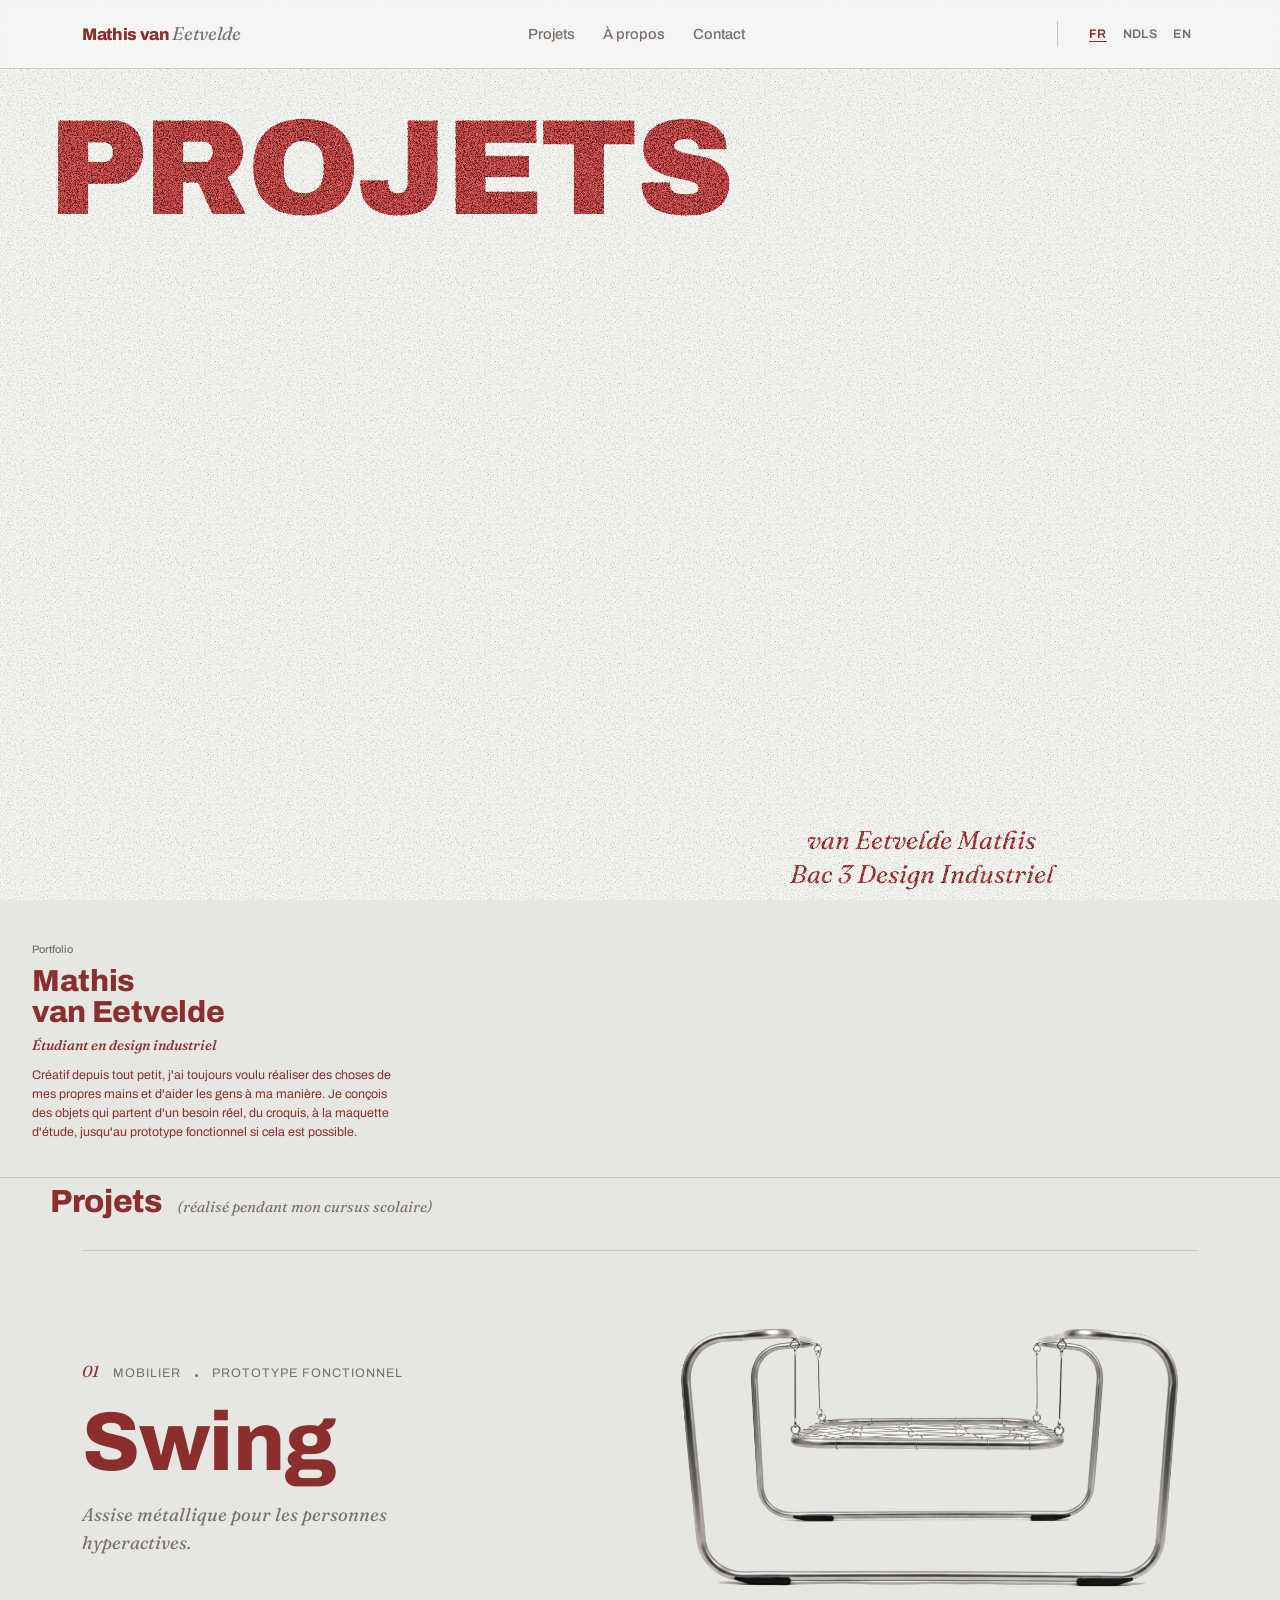
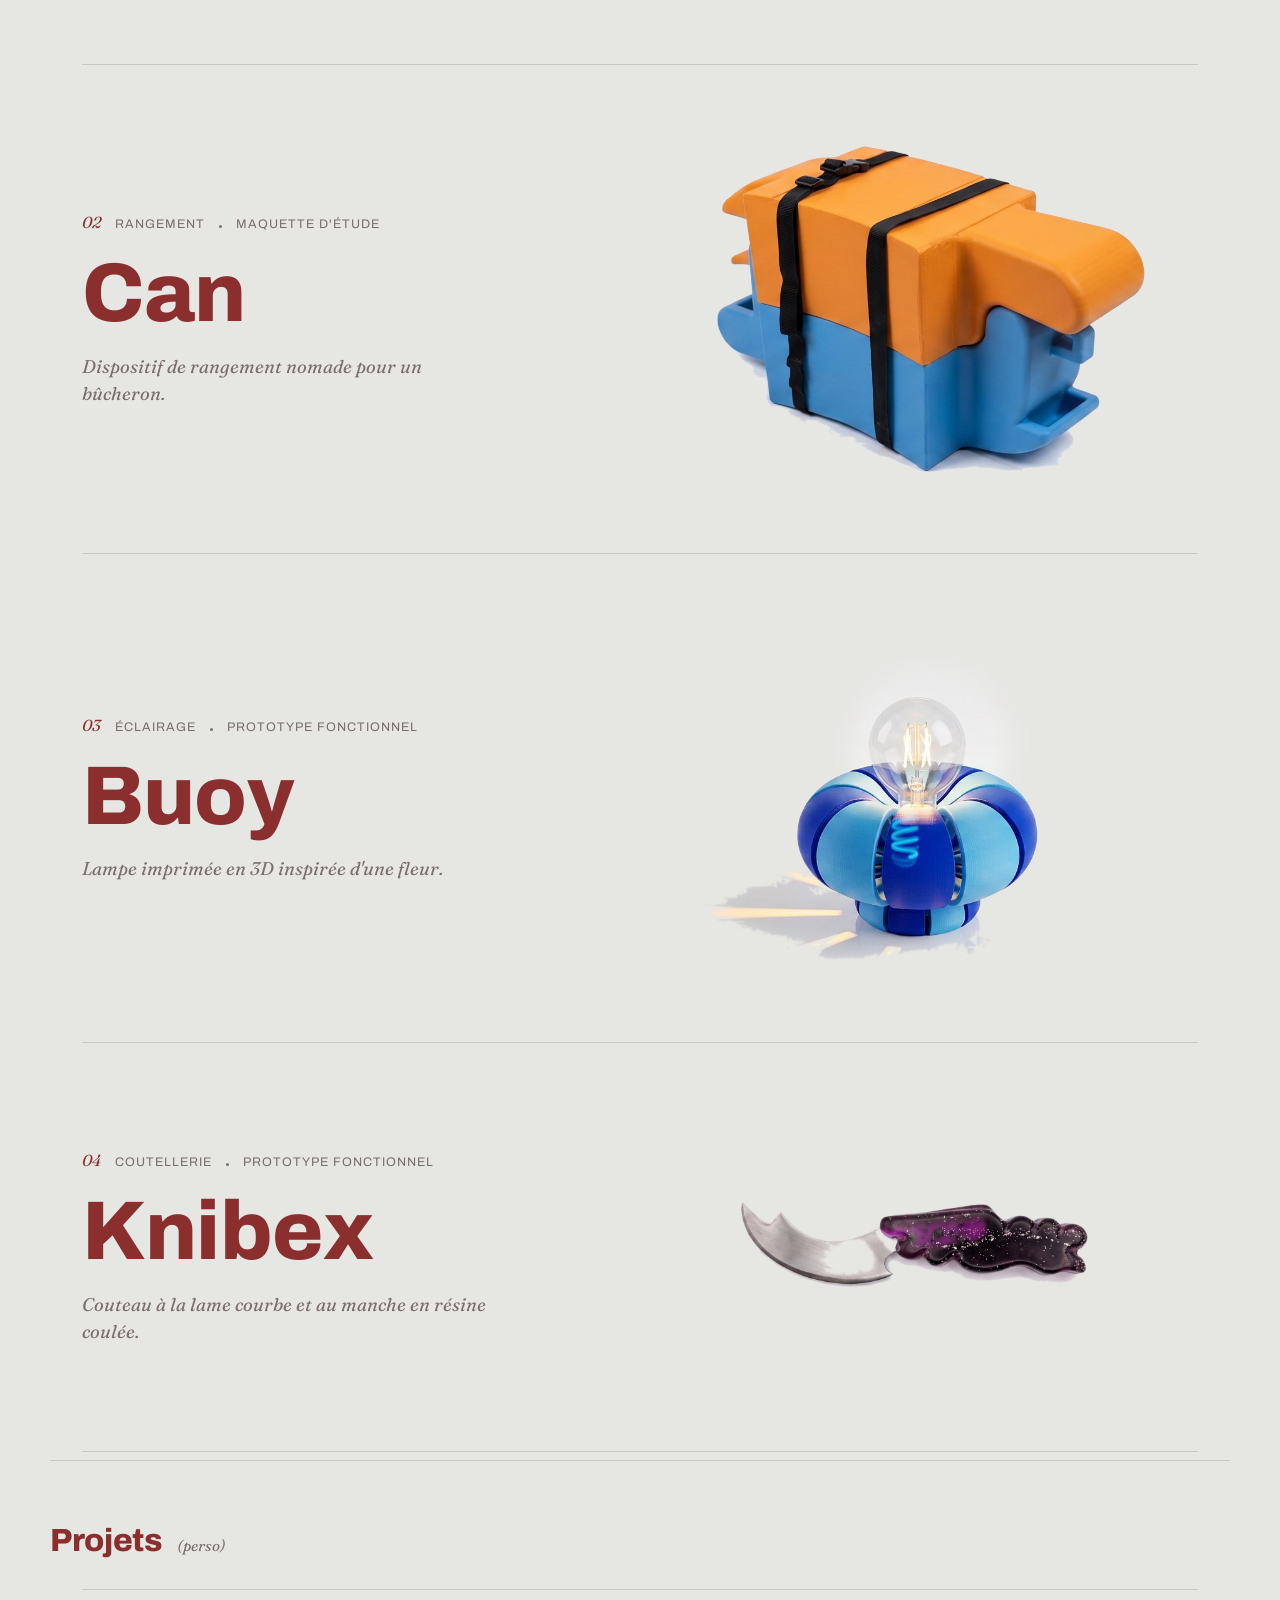
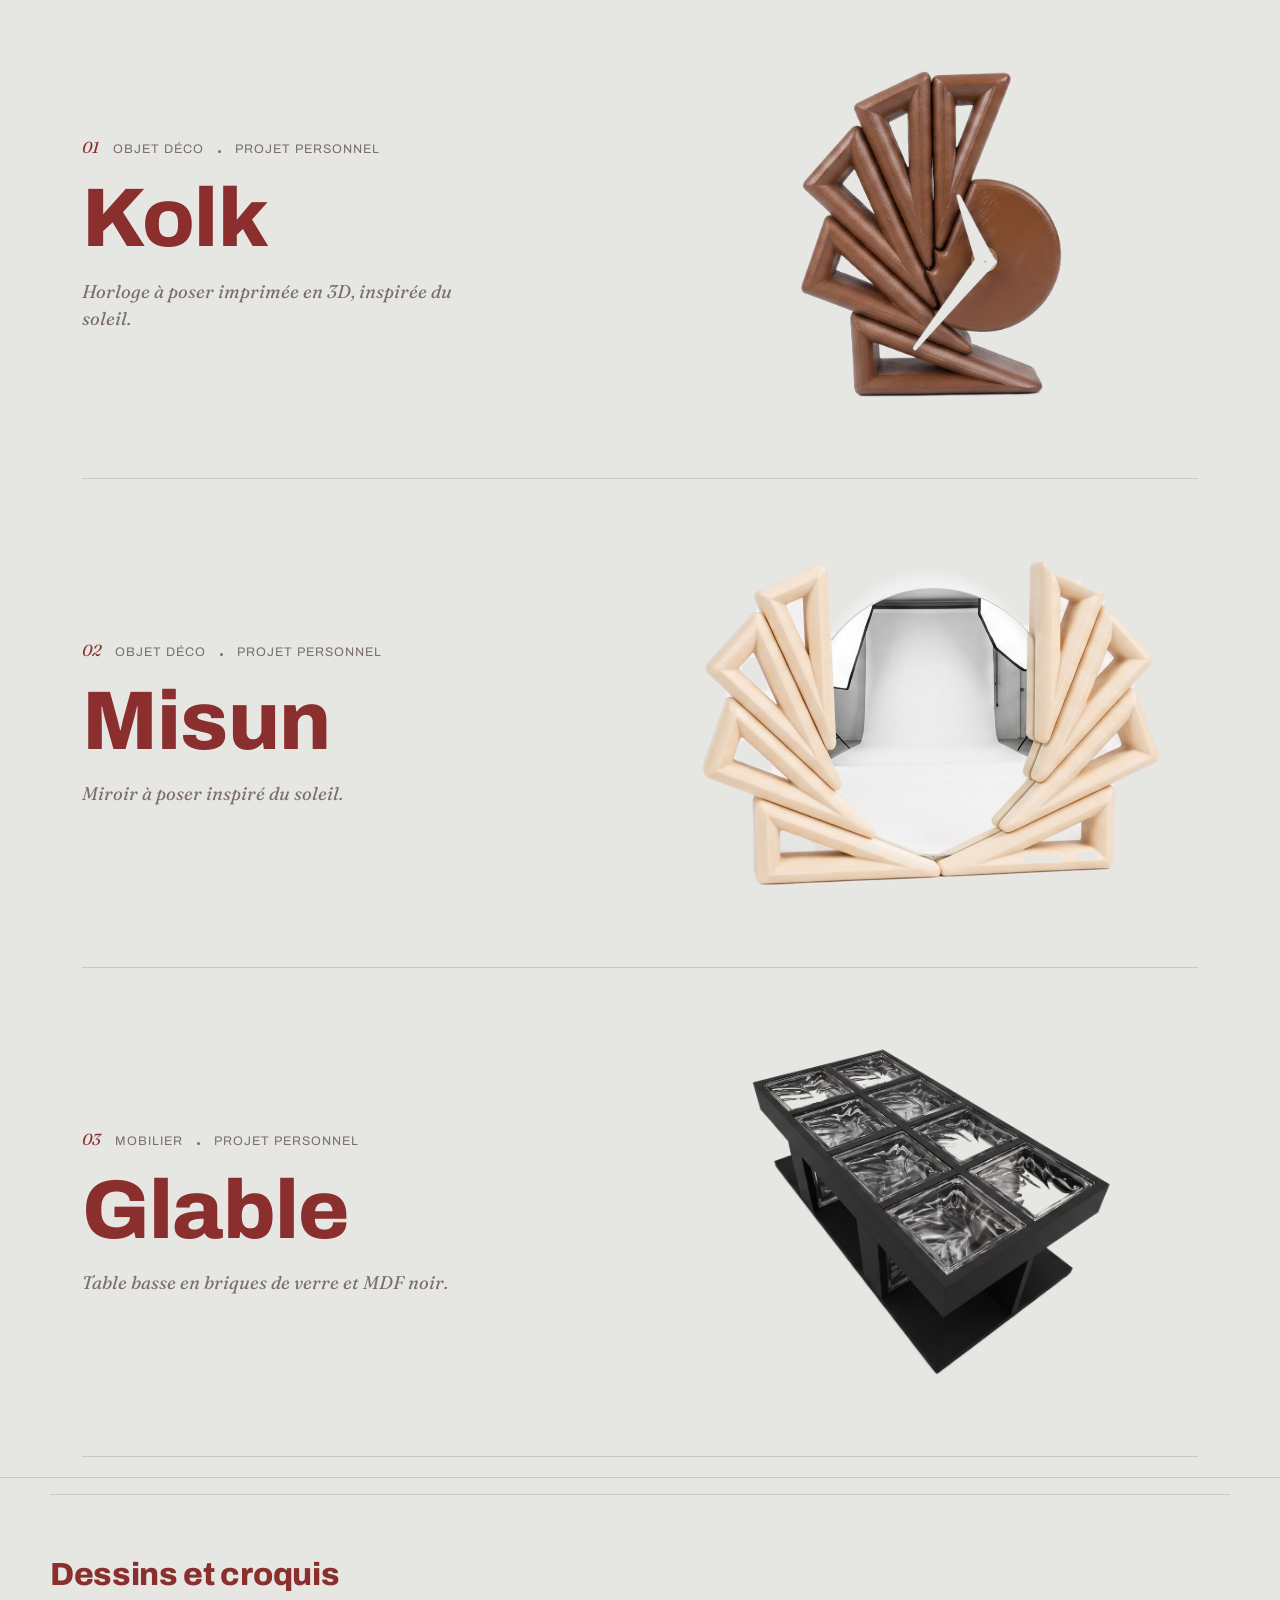
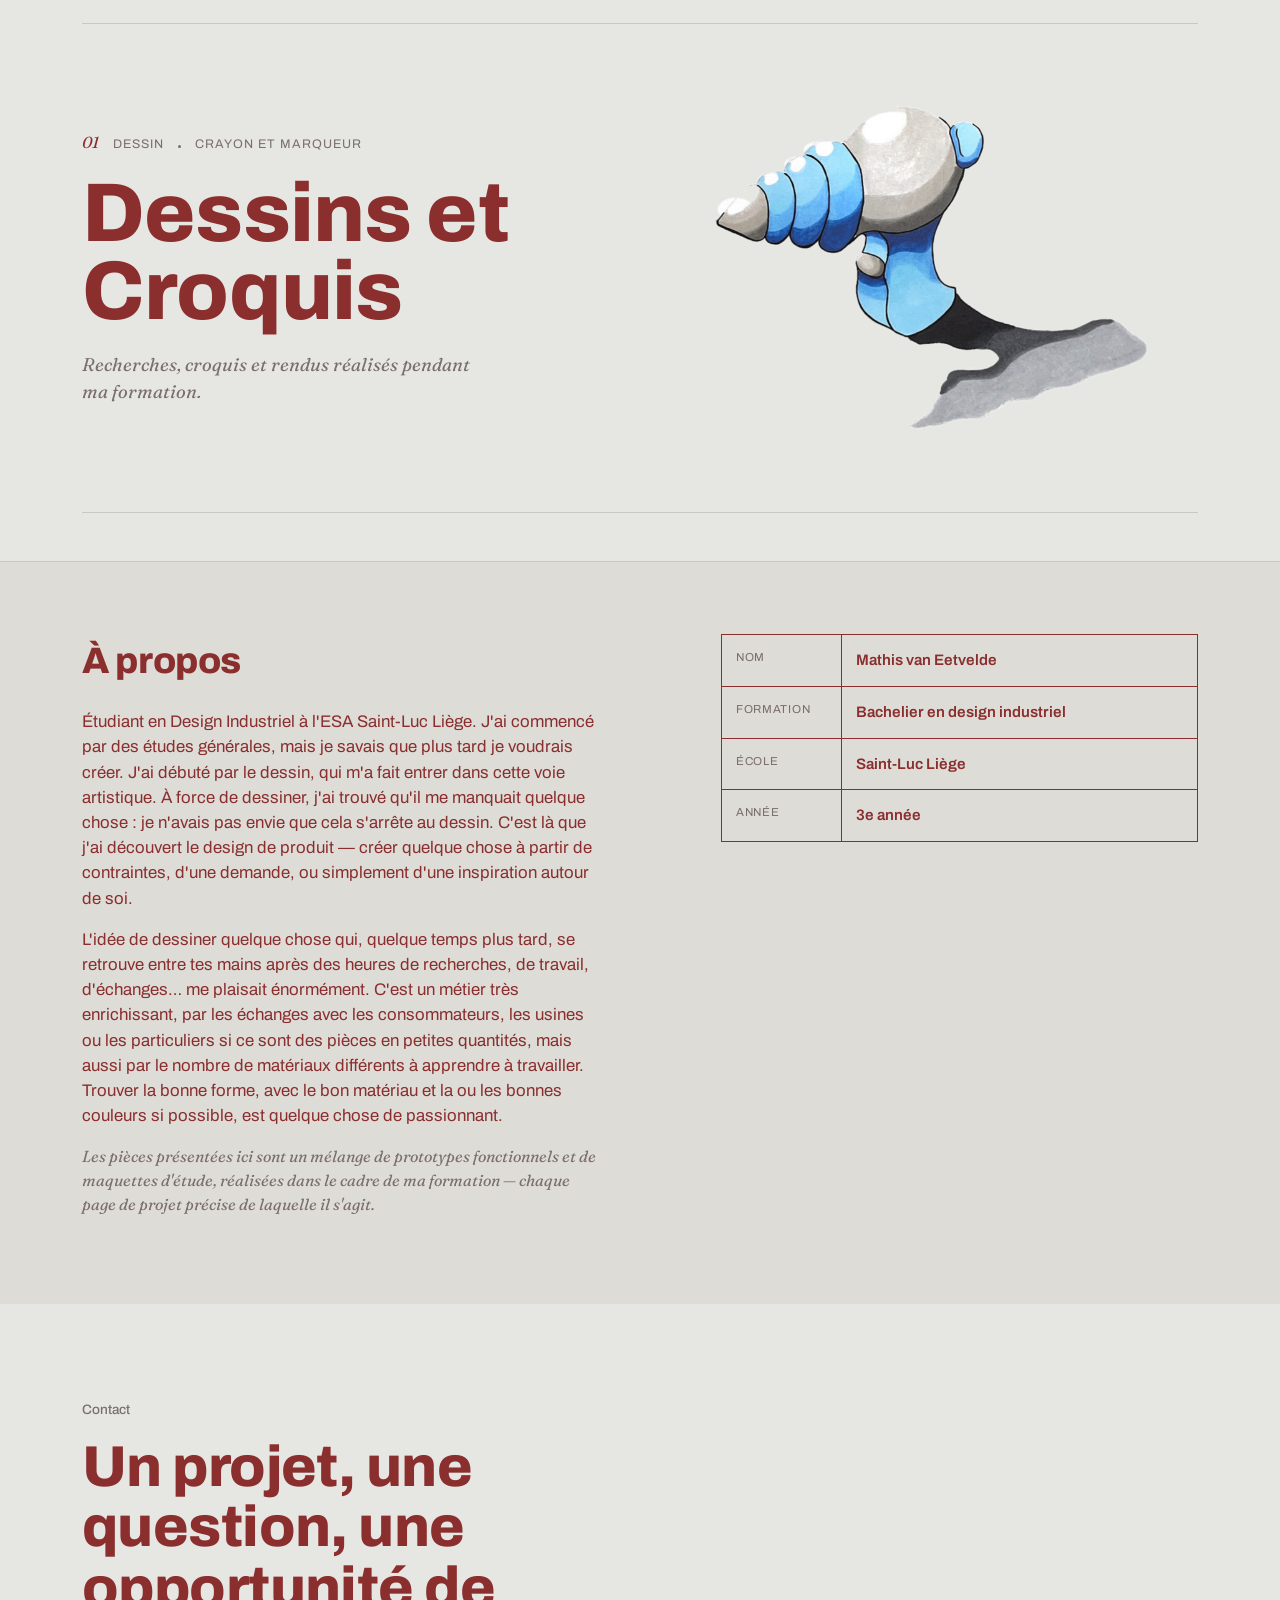
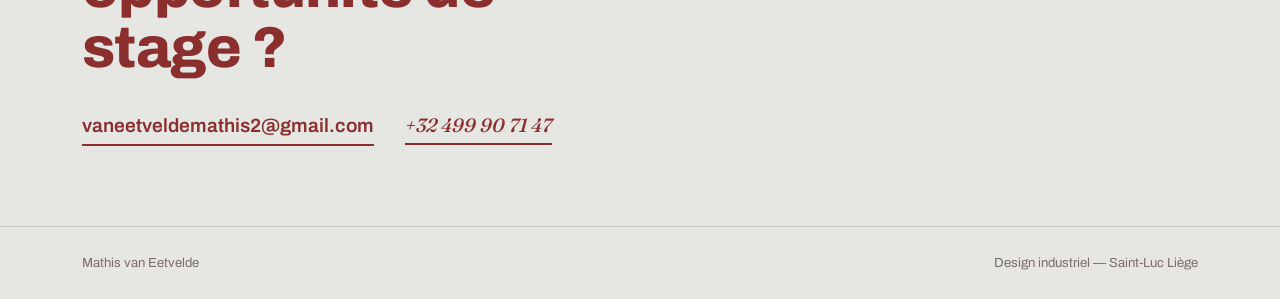
<file: index.html>
<!DOCTYPE html>
<html lang="fr">
<head>
<meta charset="UTF-8">
<meta name="viewport" content="width=device-width, initial-scale=1.0">
<title>Mathis van Eetvelde — Design industriel</title>
<meta name="description" content="Portfolio de Mathis van Eetvelde, étudiant en design industriel à Saint-Luc Liège.">
<link rel="preconnect" href="https://fonts.googleapis.com">
<link rel="preconnect" href="https://fonts.gstatic.com" crossorigin>
<link href="https://fonts.googleapis.com/css2?family=Archivo:ital,wght@0,400;0,500;0,600;0,700;0,800;0,900;1,500&family=Fraunces:ital,wght@0,500;1,300;1,400;1,500&display=swap" rel="stylesheet">
<link rel="stylesheet" href="assets/styles.css?v=68">
</head>
<body>

<header class="site-header">
  <div class="wrap">
    <a href="#top" class="mark">Mathis van <span class="serif">Eetvelde</span></a>
    <nav class="primary-nav">
      <ul>
        <li><a href="#projets" data-i18n="nav_projects">Projets</a></li>
        <li><a href="#a-propos" data-i18n="nav_about">À propos</a></li>
        <li><a href="#contact" data-i18n="nav_contact">Contact</a></li>
      </ul>
    </nav>
    <div class="lang-switch">
      <button type="button" data-lang="fr">FR</button>
      <button type="button" data-lang="nl">NDLS</button>
      <button type="button" data-lang="en">EN</button>
    </div>
  </div>
</header>

<main id="top">

  <section class="top-banner">
    <div class="top-banner-word" data-i18n="banner_word">PROJETS</div>
    <div class="top-banner-slides">
      <img src="assets/swing/swing-face-cutout.png?v=68" alt="Swing, assise en acier inoxydable">
      <img src="assets/can/can-assemblage-cutout.png?v=68" alt="Can, rangement nomade pour un bûcheron">
      <img src="assets/buoy/buoy-hero-cutout.png?v=68" alt="Buoy, lampe imprimée en 3D">
      <img src="assets/kolk/kolk-face-cutout.png?v=68" alt="Kolk, horloge en éventail imprimée en 3D">
      <img src="assets/knibex/knibex-face-cutout.png?v=68" alt="Knibex, couteau au manche en résine">
      <img src="assets/glable/glable-face-cutout.png?v=68" alt="Glable, table basse en briques de verre">
      <img src="assets/misun/misun-face-cutout.png?v=68" alt="Misun, miroir au cadre en éventail">
    </div>
    <div class="top-banner-signature" data-i18n="banner_signature">van Eetvelde Mathis<br>Bac 3 Design Industriel</div>
  </section>

  <section class="hero">
    <div class="wrap hero-solo">
      <div class="hero-copy">
        <span class="eyebrow" data-i18n="hero_eyebrow">Portfolio</span>
        <h1>Mathis<br>van&nbsp;Eetvelde</h1>
        <p class="role" data-i18n="hero_role">Étudiant en design industriel</p>
        <p class="bio" data-i18n="hero_bio">Créatif depuis tout petit, j'ai toujours voulu réaliser des choses de mes propres mains et aider les gens à ma manière. Je conçois des objets qui partent d'un besoin réel, du croquis à la maquette d'étude, jusqu'au prototype fonctionnel si cela est possible.</p>
      </div>
    </div>
  </section>

  <section class="projects" id="projets">

    <div class="wrap category-head">
      <h2 data-i18n="projects_school_title">Projets</h2>
      <span class="category-tag" data-i18n="projects_school_tag">(réalisé pendant mon cursus scolaire)</span>
    </div>

    <div class="wrap project-list-wrap">
      <ul class="project-list">

        <li class="project-row">
          <div class="row-text">
            <div class="row-meta"><span data-i18n="swing_category">Mobilier</span><span class="dot"></span><span data-i18n="swing_status">Prototype fonctionnel</span></div>
            <a class="title-link" href="swing.html"><h3>Swing</h3></a>
            <p class="row-oneliner" data-i18n="swing_oneliner">Assise métallique pour les personnes hyperactives.</p>
          </div>
          <div class="row-image">
            <a href="swing.html" class="row-image-link" aria-label="Voir le projet"><img src="assets/swing/swing-face-cutout.png?v=68" alt="Swing, assise suspendue en acier inoxydable, vue de face"></a>
          </div>
        </li>

        <li class="project-row">
          <div class="row-text">
            <div class="row-meta"><span data-i18n="can_category">Rangement</span><span class="dot"></span><span data-i18n="can_status">Maquette d'étude</span></div>
            <a class="title-link" href="can.html"><h3>Can</h3></a>
            <p class="row-oneliner" data-i18n="can_oneliner">Dispositif de rangement nomade pour un bûcheron.</p>
          </div>
          <div class="row-image">
            <a href="can.html" class="row-image-link" aria-label="Voir le projet"><img src="assets/can/can-assemblage-cutout.png?v=68" alt="Can, rangement nomade pour un bûcheron"></a>
          </div>
        </li>

        <li class="project-row">
          <div class="row-text">
            <div class="row-meta"><span data-i18n="buoy_category">Éclairage</span><span class="dot"></span><span data-i18n="buoy_status">Prototype fonctionnel</span></div>
            <a class="title-link" href="buoy.html"><h3>Buoy</h3></a>
            <p class="row-oneliner" data-i18n="buoy_oneliner">Lampe imprimée en 3D inspirée d'une fleur.</p>
          </div>
          <div class="row-image row-image-buoy">
            <a href="buoy.html" class="row-image-link" aria-label="Voir le projet"><img src="assets/buoy/buoy-hero-cutout.png?v=68" alt="Buoy, lampe allumée, vue de face en studio"></a>
          </div>
        </li>

        <li class="project-row">
          <div class="row-text">
            <div class="row-meta"><span data-i18n="knibex_category">Coutellerie</span><span class="dot"></span><span data-i18n="knibex_status">Prototype fonctionnel</span></div>
            <a class="title-link" href="knibex.html"><h3>Knibex</h3></a>
            <p class="row-oneliner" data-i18n="knibex_oneliner">Couteau à la lame courbe et au manche en résine coulée.</p>
          </div>
          <div class="row-image row-image-knibex">
            <a href="knibex.html" class="row-image-link" aria-label="Voir le projet"><img src="assets/knibex/knibex-face-cutout.png?v=68" alt="Knibex, couteau au manche en résine violette"></a>
          </div>
        </li>

      </ul>
    </div>

    <div class="wrap category-head category-head-perso">
      <h2 data-i18n="projects_perso_title">Projets</h2>
      <span class="category-tag" data-i18n="projects_perso_tag">(perso)</span>
    </div>
    <div class="wrap project-list-wrap">
      <ul class="project-list">
        <li class="project-row">
          <div class="row-text">
            <div class="row-meta"><span data-i18n="kolk_category">Objet déco</span><span class="dot"></span><span data-i18n="kolk_status">Projet personnel</span></div>
            <a class="title-link" href="kolk.html"><h3>Kolk</h3></a>
            <p class="row-oneliner" data-i18n="kolk_oneliner">Horloge à poser imprimée en 3D, inspirée du soleil.</p>
          </div>
          <div class="row-image">
            <a href="kolk.html" class="row-image-link" aria-label="Voir le projet"><img src="assets/kolk/kolk-face-cutout.png?v=68" alt="Kolk, horloge en éventail imprimée en 3D"></a>
          </div>
        </li>

        <li class="project-row">
          <div class="row-text">
            <div class="row-meta"><span data-i18n="misun_category">Objet déco</span><span class="dot"></span><span data-i18n="misun_status">Projet personnel</span></div>
            <a class="title-link" href="misun.html"><h3>Misun</h3></a>
            <p class="row-oneliner" data-i18n="misun_oneliner">Miroir à poser inspiré du soleil.</p>
          </div>
          <div class="row-image">
            <a href="misun.html" class="row-image-link" aria-label="Voir le projet"><img src="assets/misun/misun-face-cutout.png?v=68" alt="Misun, miroir au cadre en éventail"></a>
          </div>
        </li>

        <li class="project-row">
          <div class="row-text">
            <div class="row-meta"><span data-i18n="glable_category">Mobilier</span><span class="dot"></span><span data-i18n="glable_status">Projet personnel</span></div>
            <a class="title-link" href="glable.html"><h3>Glable</h3></a>
            <p class="row-oneliner" data-i18n="glable_oneliner">Table basse en briques de verre et MDF noir.</p>
          </div>
          <div class="row-image">
            <a href="glable.html" class="row-image-link" aria-label="Voir le projet"><img src="assets/glable/glable-face-cutout.png?v=68" alt="Glable, table basse en briques de verre"></a>
          </div>
        </li>
      </ul>
    </div>
  </section>

  <section class="sketches" id="croquis">
    <div class="wrap category-head category-head-perso">
      <h2 data-i18n="sketches_title">Dessins et Croquis</h2>
    </div>
    <div class="wrap project-list-wrap">
      <ul class="project-list">
        <li class="project-row">
          <div class="row-text">
            <div class="row-meta"><span data-i18n="sketches_category">Dessin</span><span class="dot"></span><span data-i18n="sketches_status">Crayon et marqueur</span></div>
            <a class="title-link" href="dessins.html"><h3 data-i18n="sketches_row_title">Dessins et Croquis</h3></a>
            <p class="row-oneliner" data-i18n="sketches_oneliner">Recherches, croquis et rendus réalisés pendant ma formation.</p>
          </div>
          <div class="row-image">
            <a href="dessins.html" class="row-image-link" aria-label="Voir Dessins et Croquis"><img src="sketch-cover-cutout.png?v=68" alt="Rendu marqueur, forme de coquillage bleu"></a>
          </div>
        </li>
      </ul>
    </div>
  </section>

  <section class="about" id="a-propos">
    <div class="wrap">
      <div>
        <h2 data-i18n="about_title">À propos</h2>
        <p data-i18n="about_p1">Étudiant en Design Industriel à l'ESA Saint-Luc Liège. J'ai commencé par des études générales, mais je savais que plus tard je voudrais créer. J'ai débuté par le dessin, qui m'a fait entrer dans cette voie artistique. À force de dessiner, j'ai trouvé qu'il me manquait quelque chose : je n'avais pas envie que cela s'arrête au dessin. C'est là que j'ai découvert le design de produit — créer quelque chose à partir de contraintes, d'une demande, ou simplement d'une inspiration autour de soi.</p>
        <p data-i18n="about_p2">L'idée de dessiner quelque chose qui, quelque temps plus tard, se retrouve entre les mains après des heures de recherches, de travail, d'échanges… me plaisait énormément. C'est un métier très enrichissant, par les échanges avec les consommateurs, les usines ou les particuliers si ce sont des pièces en petites quantités, mais aussi par le nombre de matériaux différents à apprendre à travailler. Trouver la bonne forme, avec le bon matériau et la ou les bonnes couleurs si possible, est quelque chose de passionnant.</p>
        <p class="note" data-i18n="about_note">Les pièces présentées ici sont un mélange de prototypes fonctionnels et de maquettes d'étude, réalisées dans le cadre de ma formation — chaque page de projet précise de laquelle il s'agit.</p>
      </div>
      <div class="title-block">
        <div class="row"><span data-i18n="label_name">Nom</span><span>Mathis van Eetvelde</span></div>
        <div class="row"><span data-i18n="label_formation">Formation</span><span data-i18n="val_formation">Bachelier en design industriel</span></div>
        <div class="row"><span data-i18n="label_school">École</span><span>Saint-Luc Liège</span></div>
        <div class="row"><span data-i18n="label_year">Année</span><span data-i18n="val_year">3e année</span></div>
      </div>
    </div>
  </section>

  <section class="contact" id="contact">
    <div class="wrap">
      <span class="eyebrow" data-i18n="contact_eyebrow">Contact</span>
      <h2 data-i18n="contact_question">Un projet, une question, une opportunité de stage&nbsp;?</h2>
      <a class="contact-link" href="mailto:vaneetveldemathis2@gmail.com">vaneetveldemathis2@gmail.com</a>
      <a class="contact-link contact-phone" href="tel:+32499907147">+32 499 90 71 47</a>
    </div>
  </section>

</main>

<footer>
  <div class="wrap">
    <span>Mathis van Eetvelde</span>
    <span data-i18n="footer_tagline">Design industriel — Saint-Luc Liège</span>
  </div>
</footer>

<script src="assets/i18n.js?v=68"></script>
<script src="assets/lightbox.js?v=68"></script>
</body>
</html>
</file>
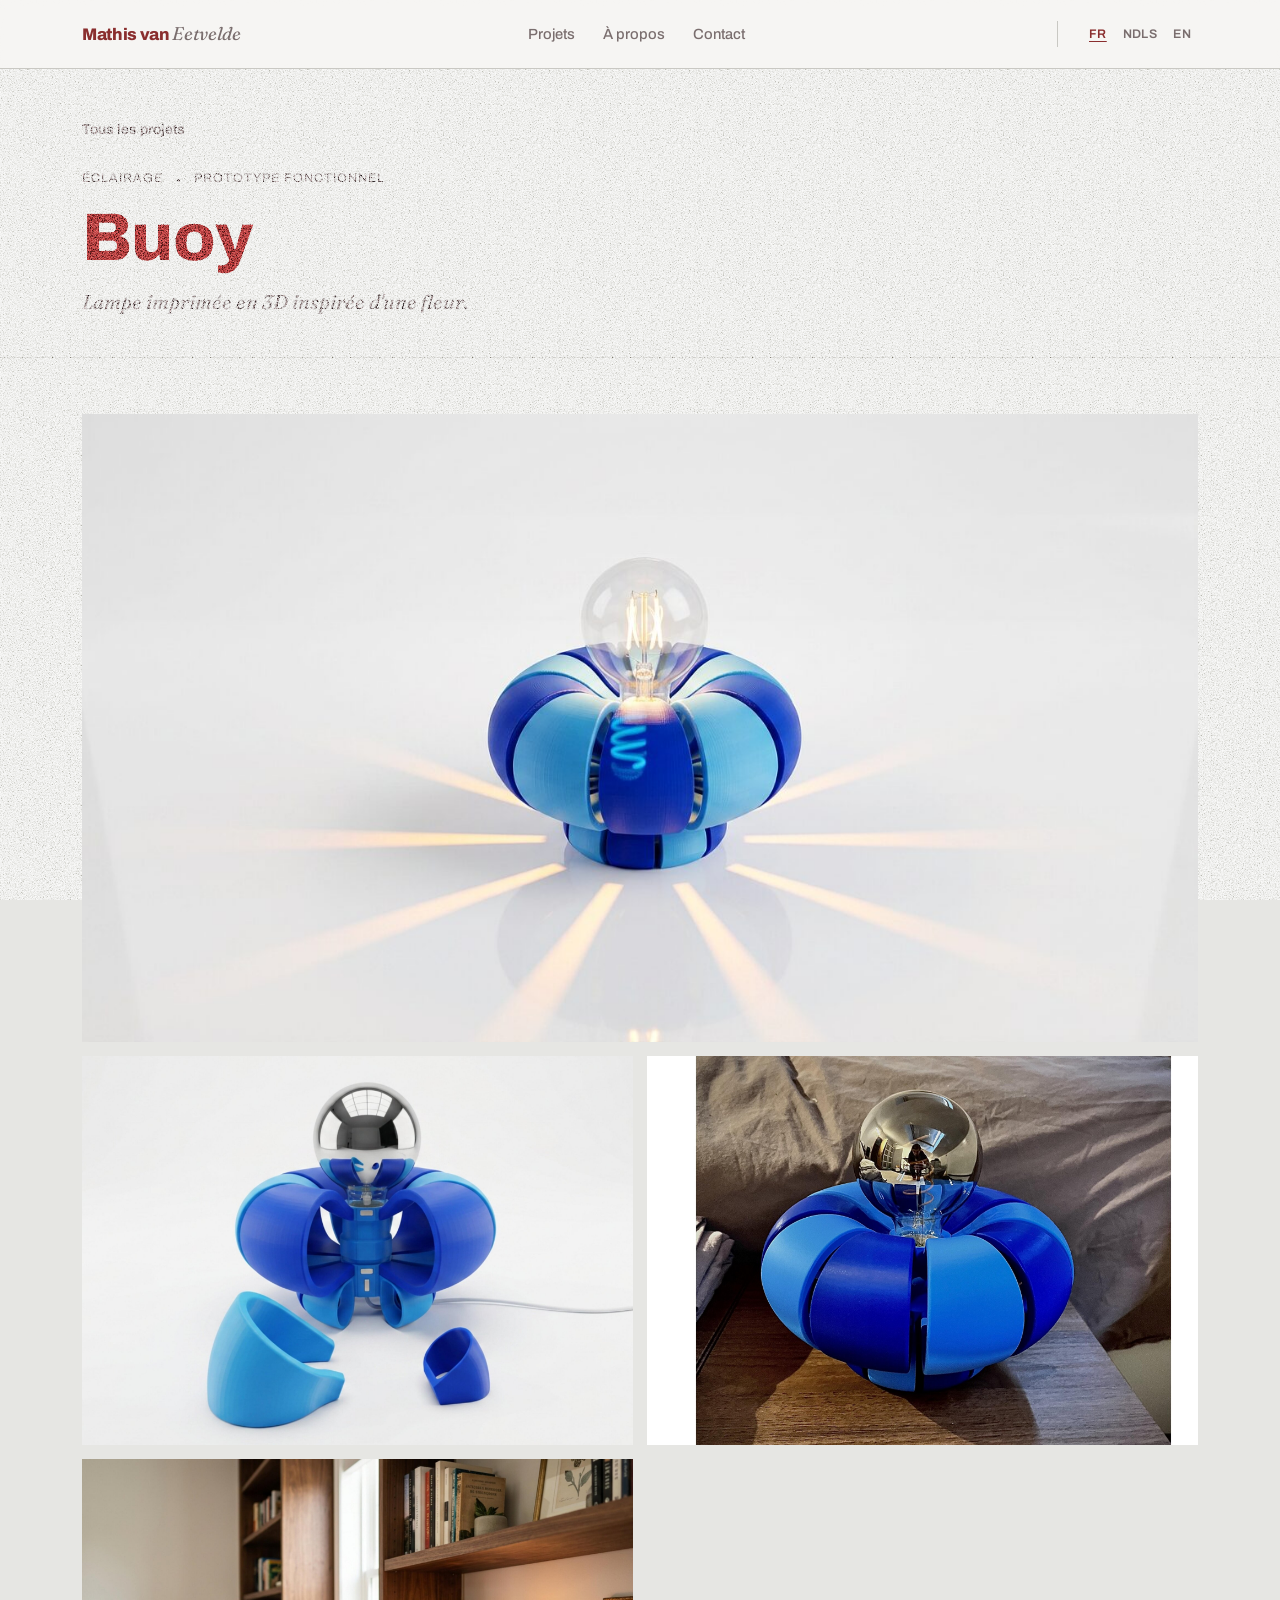
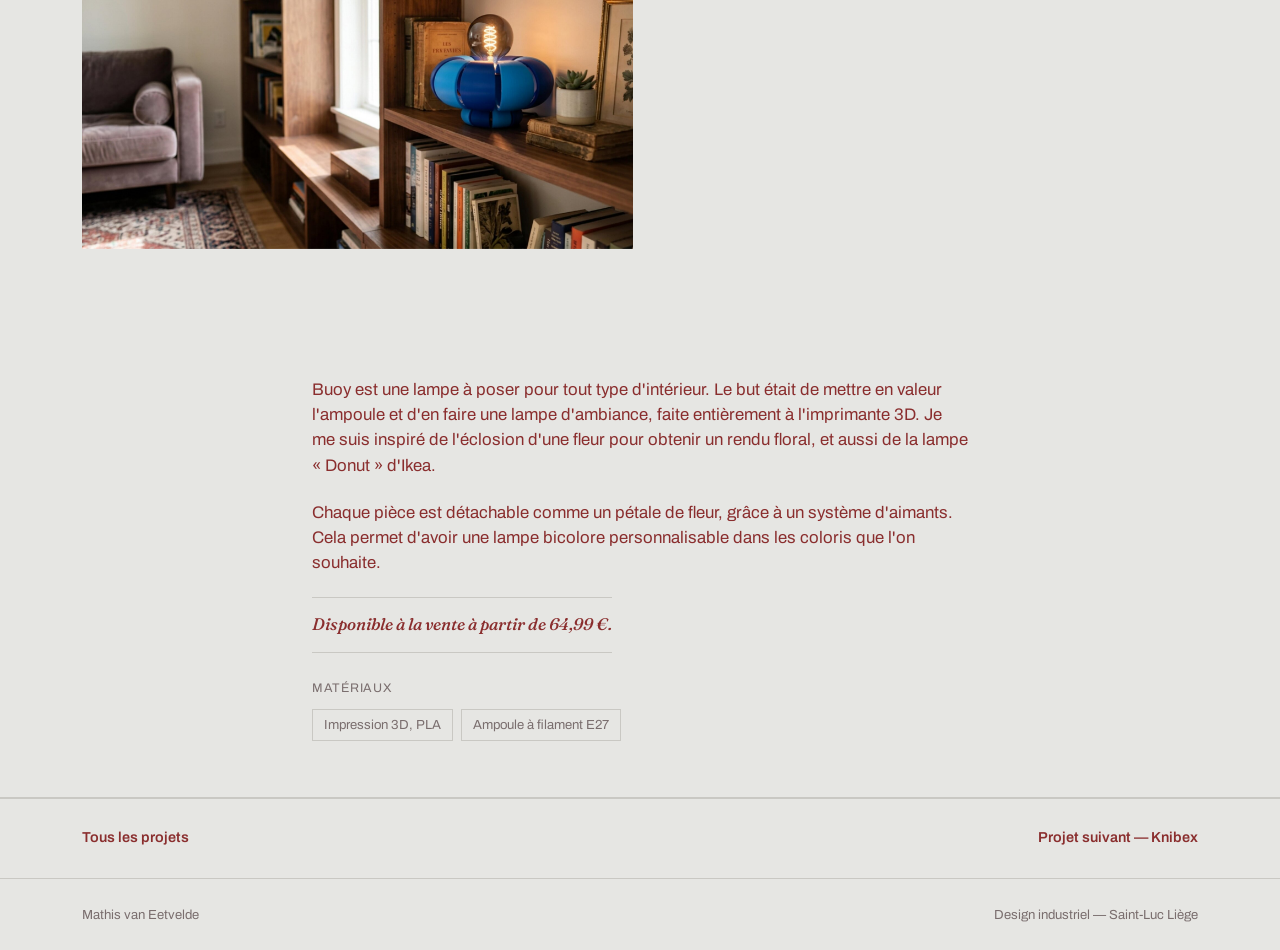
<file: buoy.html>
<!DOCTYPE html>
<html lang="fr">
<head>
<meta charset="UTF-8">
<meta name="viewport" content="width=device-width, initial-scale=1.0">
<title>Buoy — Mathis van Eetvelde</title>
<meta name="description" content="Buoy, lampe imprimée en 3D inspirée d'une fleur — projet de Mathis van Eetvelde.">
<link rel="preconnect" href="https://fonts.googleapis.com">
<link rel="preconnect" href="https://fonts.gstatic.com" crossorigin>
<link href="https://fonts.googleapis.com/css2?family=Archivo:ital,wght@0,400;0,500;0,600;0,700;0,800;0,900;1,500&family=Fraunces:ital,wght@0,500;1,400;1,500&display=swap" rel="stylesheet">
<link rel="stylesheet" href="assets/styles.css?v=68">
</head>
<body>

<div class="intro-overlay" aria-hidden="true">
  <div class="intro-name">
    <span class="line line-1"><span>Mathis</span></span>
    <span class="line line-2"><span>van Eetvelde</span></span>
  </div>
</div>

<header class="site-header">
  <div class="wrap">
    <a href="index.html" class="mark">Mathis van <span class="serif">Eetvelde</span></a>
    <nav class="primary-nav">
      <ul>
        <li><a href="index.html#projets" data-i18n="nav_projects">Projets</a></li>
        <li><a href="index.html#a-propos" data-i18n="nav_about">À propos</a></li>
        <li><a href="index.html#contact" data-i18n="nav_contact">Contact</a></li>
      </ul>
    </nav>
    <div class="lang-switch">
      <button type="button" data-lang="fr">FR</button>
      <button type="button" data-lang="nl">NDLS</button>
      <button type="button" data-lang="en">EN</button>
    </div>
  </div>
</header>

<main>
  <section class="project-hero">
    <div class="wrap">
      <a class="back-link" href="index.html#projets" data-i18n="back_link">Tous les projets</a>
      <div class="row-meta"><span data-i18n="buoy_category">Éclairage</span><span class="dot"></span><span data-i18n="buoy_status">Prototype fonctionnel</span></div>
      <h1>Buoy</h1>
      <p class="oneliner" data-i18n="buoy_oneliner">Lampe imprimée en 3D inspirée d'une fleur.</p>
    </div>
  </section>

  <section class="project-photos">
    <div class="wrap">
      <div class="main-shot">
        <img src="assets/buoy/buoy-hero.jpg?v=68" alt="Buoy, lampe allumée, vue de face en studio">
      </div>
      <div class="photo-grid">
        <img src="assets/buoy/buoy-exploded.jpg?v=68" alt="Buoy, vue éclatée des pétales">
        <img src="assets/buoy/buoy-real.jpg?v=68" alt="Buoy, prototype photographié sur une table de chevet">
        <img src="assets/buoy/buoy-shelf.jpg?v=68" alt="Buoy, lampe posée sur une étagère de salon">
      </div>
    </div>
  </section>

  <section class="project-description">
    <div class="wrap">
      <p data-i18n="buoy_desc1">Buoy est une lampe à poser pour tout type d'intérieur. Le but était de mettre en valeur l'ampoule et d'en faire une lampe d'ambiance, faite entièrement à l'imprimante 3D. Je me suis inspiré de l'éclosion d'une fleur pour obtenir un rendu floral, et aussi de la lampe « Donut » d'Ikea.</p>
      <p data-i18n="buoy_desc2">Chaque pièce est détachable comme un pétale de fleur, grâce à un système d'aimants. Cela permet d'avoir une lampe bicolore personnalisable dans les coloris que l'on souhaite.</p>
      <p class="price-note" data-i18n="buoy_price">Disponible à la vente à partir de 64,99&nbsp;€.</p>
      <div>
        <span class="materials-label" data-i18n="materials_label">Matériaux</span>
        <ul class="materials">
          <li data-i18n="buoy_mat1">Impression 3D, PLA</li>
          <li data-i18n="buoy_mat2">Ampoule à filament E27</li>
        </ul>
      </div>
    </div>
  </section>

  <nav class="project-nav">
    <div class="wrap">
      <a href="index.html#projets" data-i18n="back_link">Tous les projets</a>
      <a class="next-project" href="knibex.html"><span data-i18n="next_label">Projet suivant</span> — Knibex</a>
    </div>
  </nav>
</main>

<footer>
  <div class="wrap">
    <span>Mathis van Eetvelde</span>
    <span data-i18n="footer_tagline">Design industriel — Saint-Luc Liège</span>
  </div>
</footer>

<script src="assets/intro.js?v=68"></script>
<script src="assets/i18n.js?v=68"></script>
<script src="assets/lightbox.js?v=68"></script>
</body>
</html>
</file>
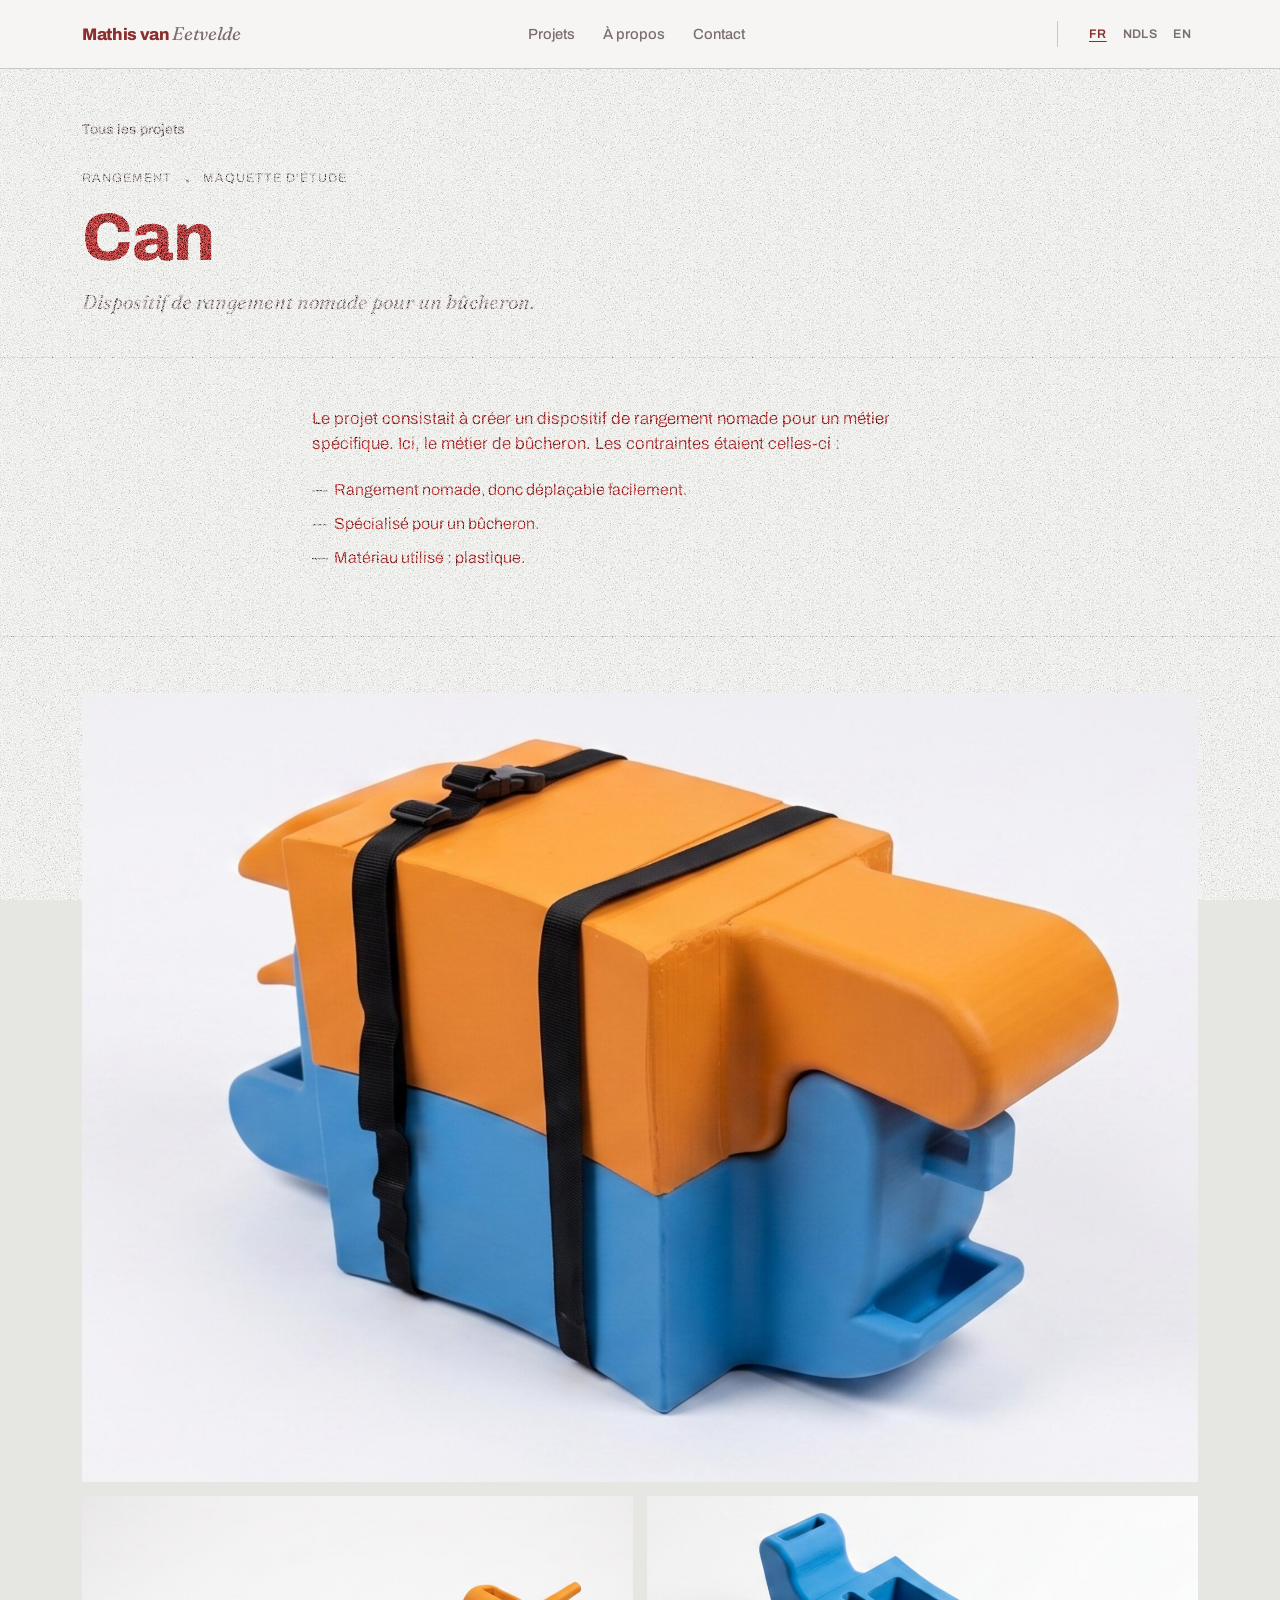
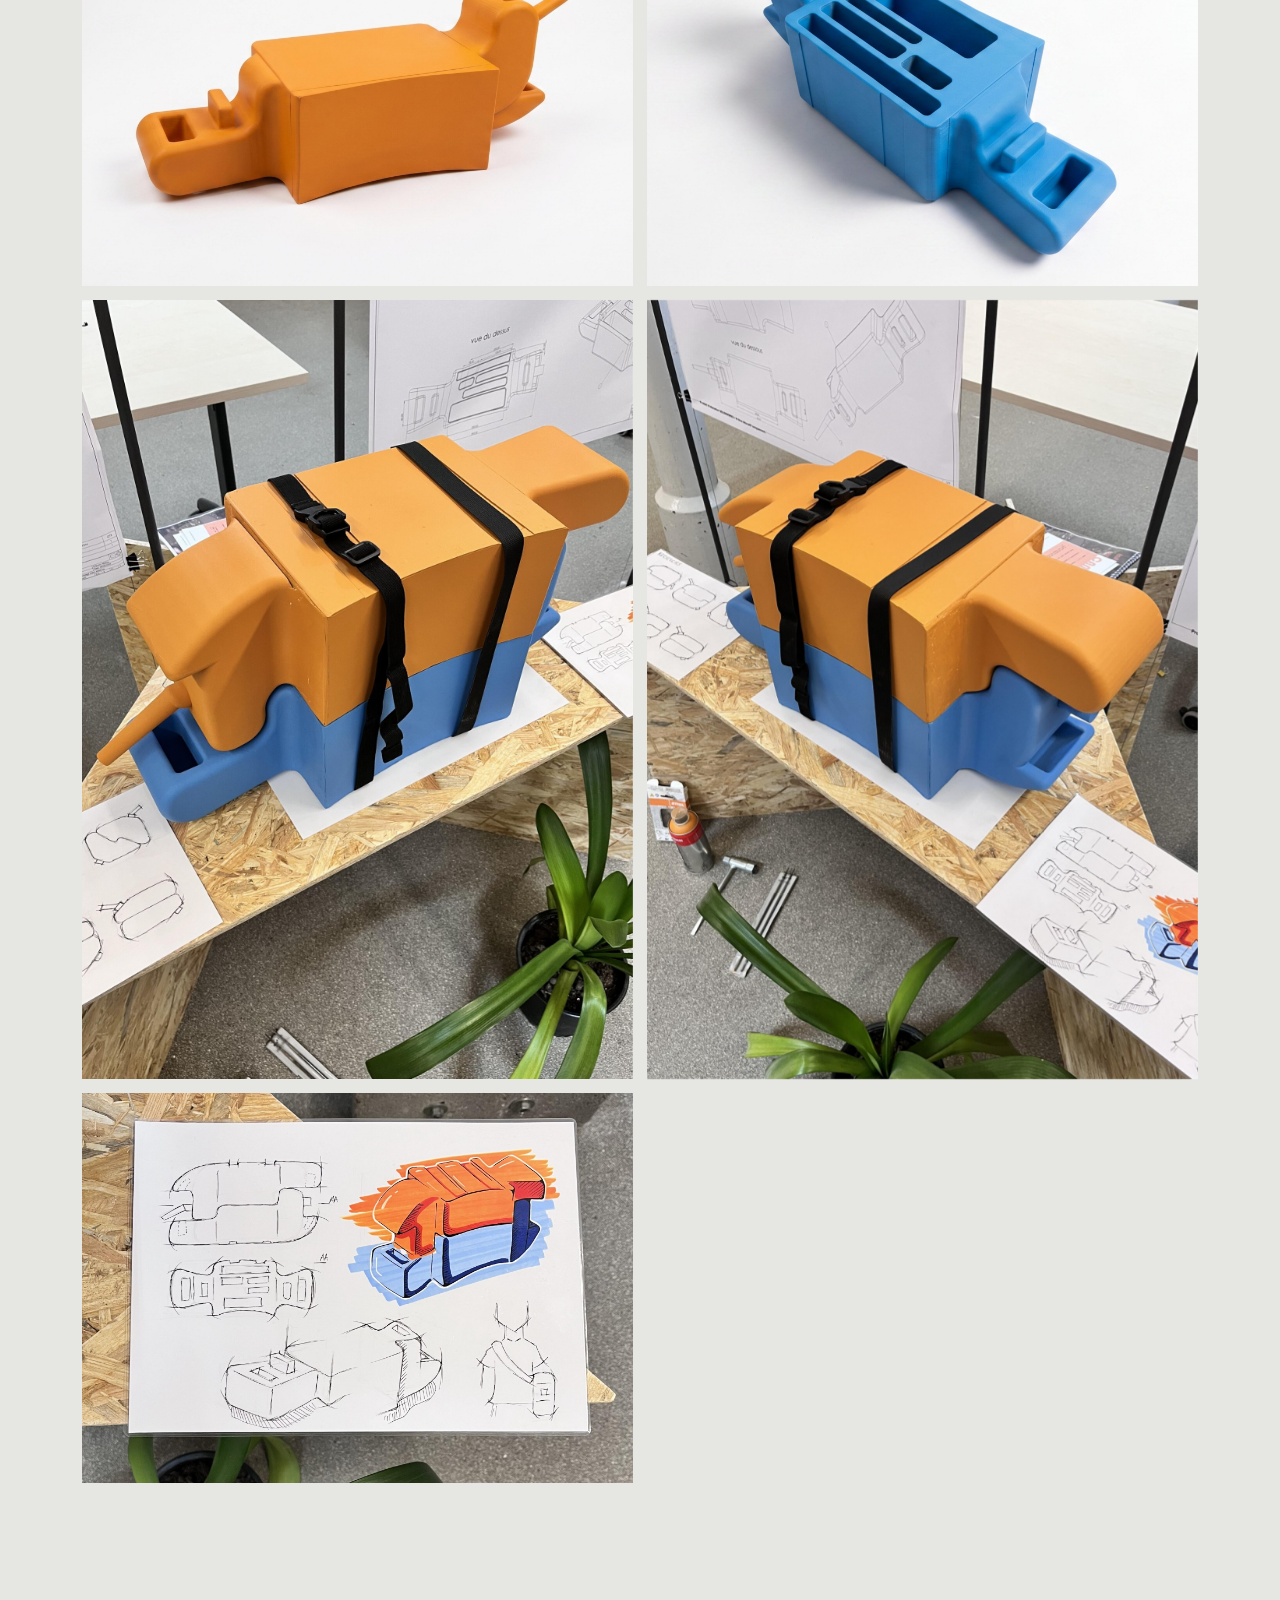
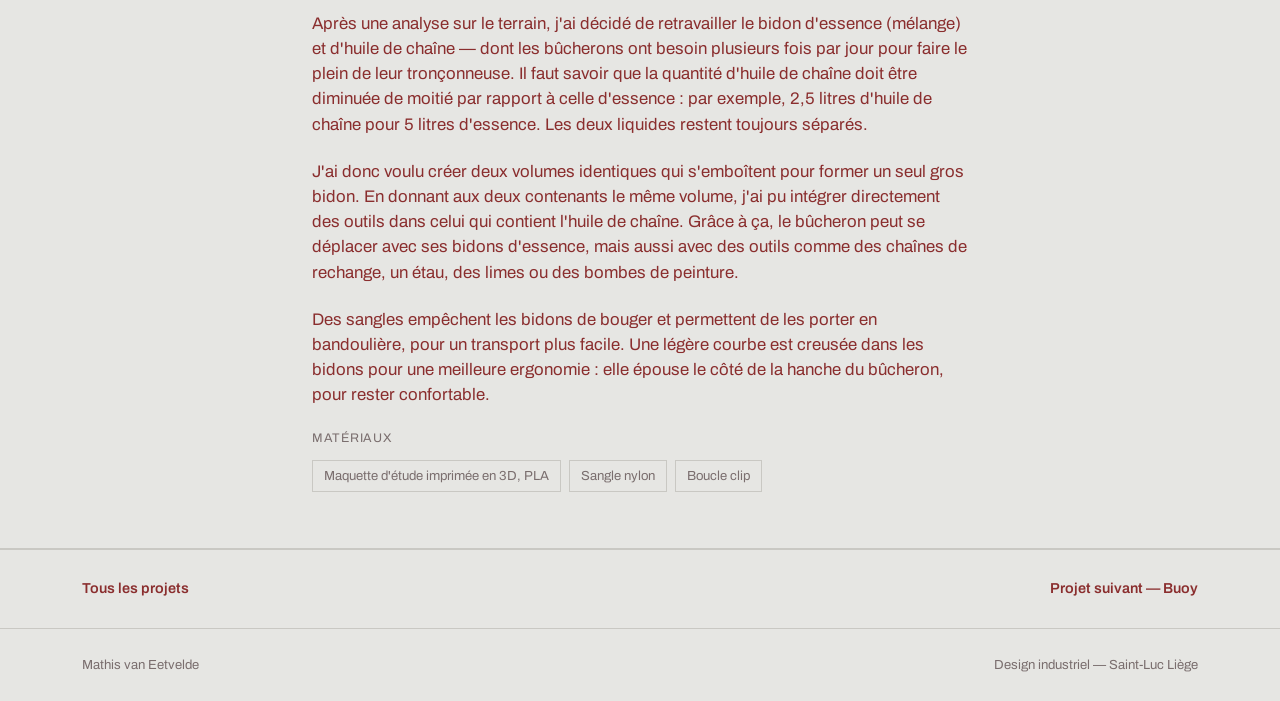
<file: can.html>
<!DOCTYPE html>
<html lang="fr">
<head>
<meta charset="UTF-8">
<meta name="viewport" content="width=device-width, initial-scale=1.0">
<title>Can — Mathis van Eetvelde</title>
<meta name="description" content="Can, rangement nomade pour un bûcheron — projet de Mathis van Eetvelde.">
<link rel="preconnect" href="https://fonts.googleapis.com">
<link rel="preconnect" href="https://fonts.gstatic.com" crossorigin>
<link href="https://fonts.googleapis.com/css2?family=Archivo:ital,wght@0,400;0,500;0,600;0,700;0,800;0,900;1,500&family=Fraunces:ital,wght@0,500;1,400;1,500&display=swap" rel="stylesheet">
<link rel="stylesheet" href="assets/styles.css?v=68">
</head>
<body>

<div class="intro-overlay" aria-hidden="true">
  <div class="intro-name">
    <span class="line line-1"><span>Mathis</span></span>
    <span class="line line-2"><span>van Eetvelde</span></span>
  </div>
</div>

<header class="site-header">
  <div class="wrap">
    <a href="index.html" class="mark">Mathis van <span class="serif">Eetvelde</span></a>
    <nav class="primary-nav">
      <ul>
        <li><a href="index.html#projets" data-i18n="nav_projects">Projets</a></li>
        <li><a href="index.html#a-propos" data-i18n="nav_about">À propos</a></li>
        <li><a href="index.html#contact" data-i18n="nav_contact">Contact</a></li>
      </ul>
    </nav>
    <div class="lang-switch">
      <button type="button" data-lang="fr">FR</button>
      <button type="button" data-lang="nl">NDLS</button>
      <button type="button" data-lang="en">EN</button>
    </div>
  </div>
</header>

<main>
  <section class="project-hero">
    <div class="wrap">
      <a class="back-link" href="index.html#projets" data-i18n="back_link">Tous les projets</a>
      <div class="row-meta"><span data-i18n="can_category">Rangement</span><span class="dot"></span><span data-i18n="can_status">Maquette d'étude</span></div>
      <h1>Can</h1>
      <p class="oneliner" data-i18n="can_oneliner">Dispositif de rangement nomade pour un bûcheron.</p>
    </div>
  </section>

  <section class="project-description">
    <div class="wrap">
      <p data-i18n="can_brief_intro">Le projet consistait à créer un dispositif de rangement nomade pour un métier spécifique. Ici, le métier de bûcheron. Les contraintes étaient celles-ci :</p>
      <ul class="constraints-list">
        <li data-i18n="can_constraint1">Rangement nomade, donc déplaçable facilement.</li>
        <li data-i18n="can_constraint2">Spécialisé pour un bûcheron.</li>
        <li data-i18n="can_constraint3">Matériau utilisé : plastique.</li>
      </ul>
    </div>
  </section>

  <section class="project-photos">
    <div class="wrap">
      <div class="main-shot">
        <img src="assets/can/can-assemblage.jpg?v=68" alt="Can, module de rangement assemblé, vue trois quarts">
      </div>
      <div class="photo-grid">
        <img src="assets/can/can-orange.jpg?v=68" alt="Can, couvercle orange détaché">
        <img src="assets/can/can-bleu.jpg?v=68" alt="Can, base bleue avec compartiments">
        <img src="assets/can/can-expo-1.jpg?v=68" alt="Can, présentation du projet avec planches techniques">
        <img src="assets/can/can-expo-2.jpg?v=68" alt="Can, présentation du projet, autre angle">
        <img src="assets/can/can-sketches.jpg?v=68" alt="Can, planche de croquis et recherches formelles">
      </div>
    </div>
  </section>

  <section class="project-description">
    <div class="wrap">
      <p data-i18n="can_desc1">Après une analyse sur le terrain, j'ai décidé de retravailler le bidon d'essence (mélange) et d'huile de chaîne — dont les bûcherons ont besoin plusieurs fois par jour pour faire le plein de leur tronçonneuse. Il faut savoir que la quantité d'huile de chaîne doit être diminuée de moitié par rapport à celle d'essence : par exemple, 2,5 litres d'huile de chaîne pour 5 litres d'essence. Les deux liquides restent toujours séparés.</p>
      <p data-i18n="can_desc2">J'ai donc voulu créer deux volumes identiques qui s'emboîtent pour former un seul gros bidon. En donnant aux deux contenants le même volume, j'ai pu intégrer directement des outils dans celui qui contient l'huile de chaîne. Grâce à ça, le bûcheron peut se déplacer avec ses bidons d'essence, mais aussi avec des outils comme des chaînes de rechange, un étau, des limes ou des bombes de peinture.</p>
      <p data-i18n="can_desc3">Des sangles empêchent les bidons de bouger et permettent de les porter en bandoulière, pour un transport plus facile. Une légère courbe est creusée dans les bidons pour une meilleure ergonomie : elle épouse le côté de la hanche du bûcheron, pour rester confortable.</p>
      <div>
        <span class="materials-label" data-i18n="materials_label">Matériaux</span>
        <ul class="materials">
          <li data-i18n="can_mat1">Maquette d'étude imprimée en 3D, PLA</li>
          <li data-i18n="can_mat2">Sangle nylon</li>
          <li data-i18n="can_mat3">Boucle clip</li>
        </ul>
      </div>
    </div>
  </section>

  <nav class="project-nav">
    <div class="wrap">
      <a href="index.html#projets" data-i18n="back_link">Tous les projets</a>
      <a class="next-project" href="buoy.html"><span data-i18n="next_label">Projet suivant</span> — Buoy</a>
    </div>
  </nav>
</main>

<footer>
  <div class="wrap">
    <span>Mathis van Eetvelde</span>
    <span data-i18n="footer_tagline">Design industriel — Saint-Luc Liège</span>
  </div>
</footer>

<script src="assets/intro.js?v=68"></script>
<script src="assets/i18n.js?v=68"></script>
<script src="assets/lightbox.js?v=68"></script>
</body>
</html>
</file>
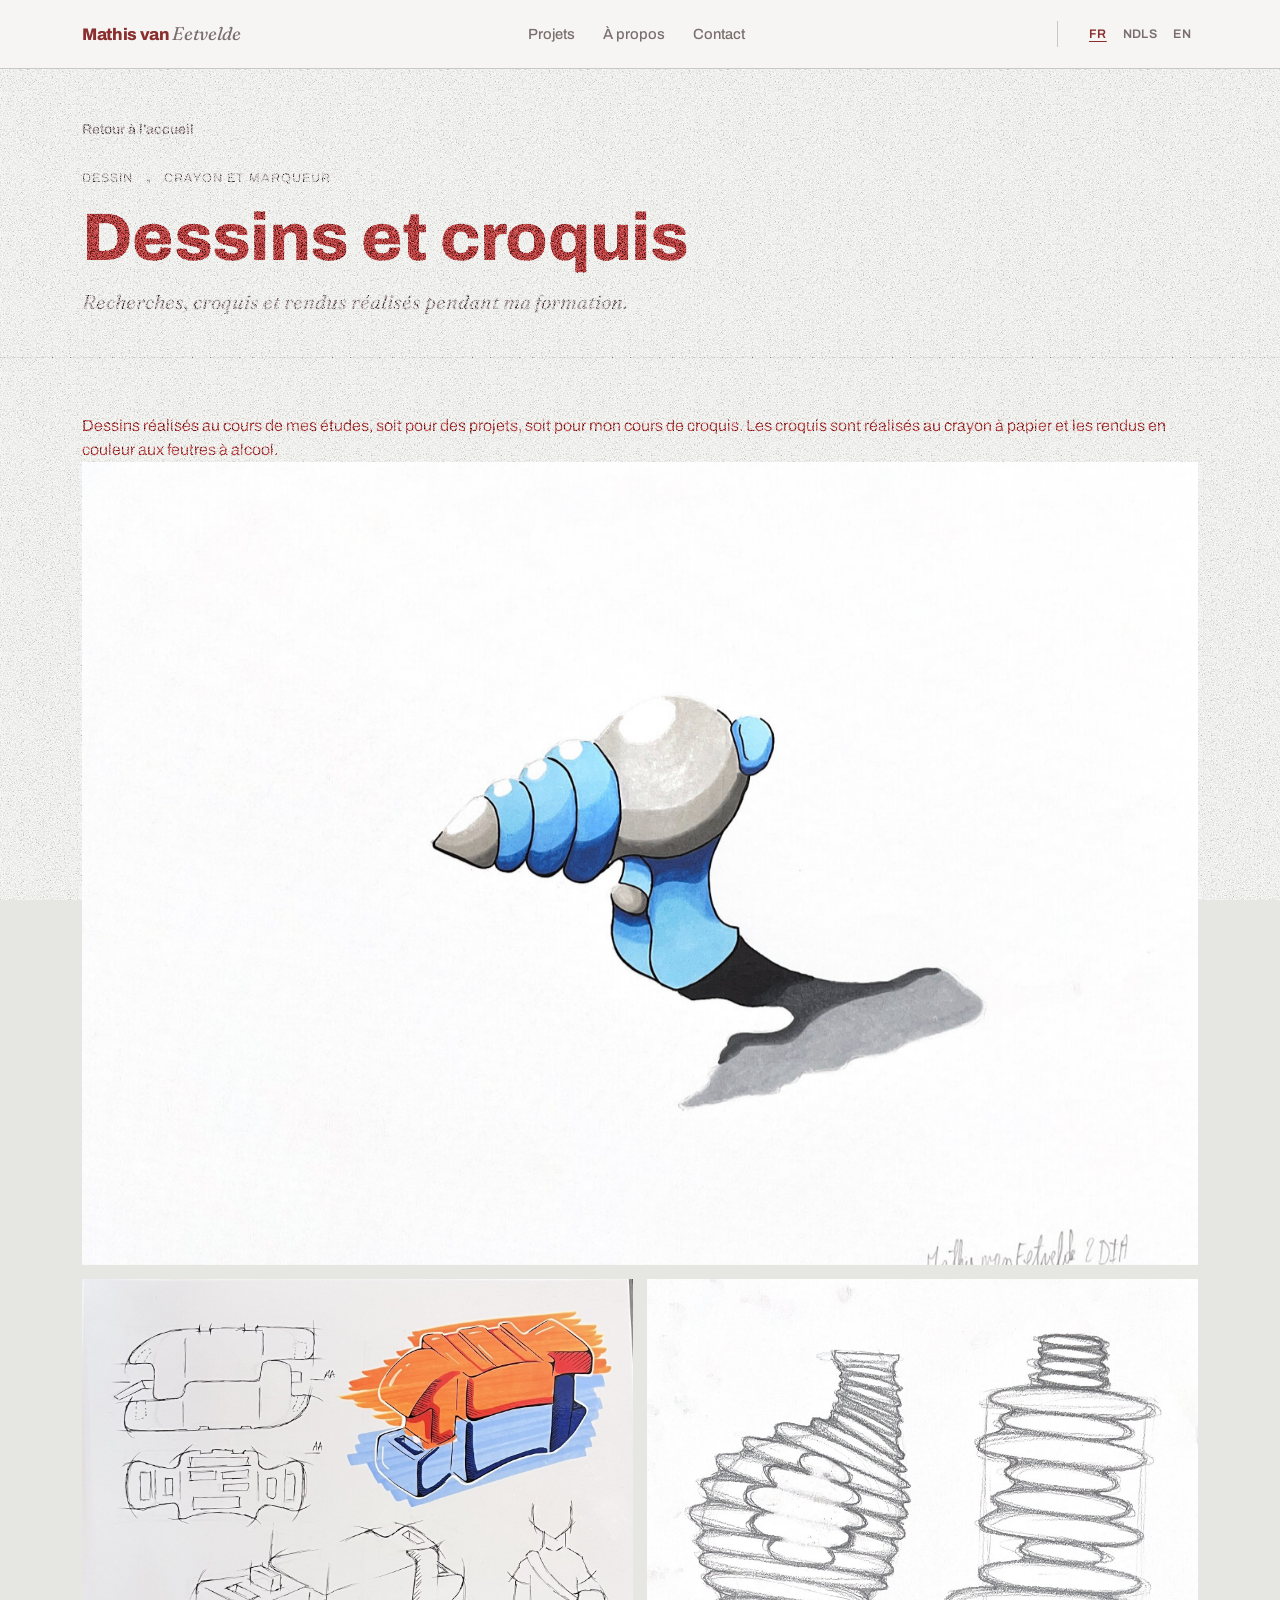
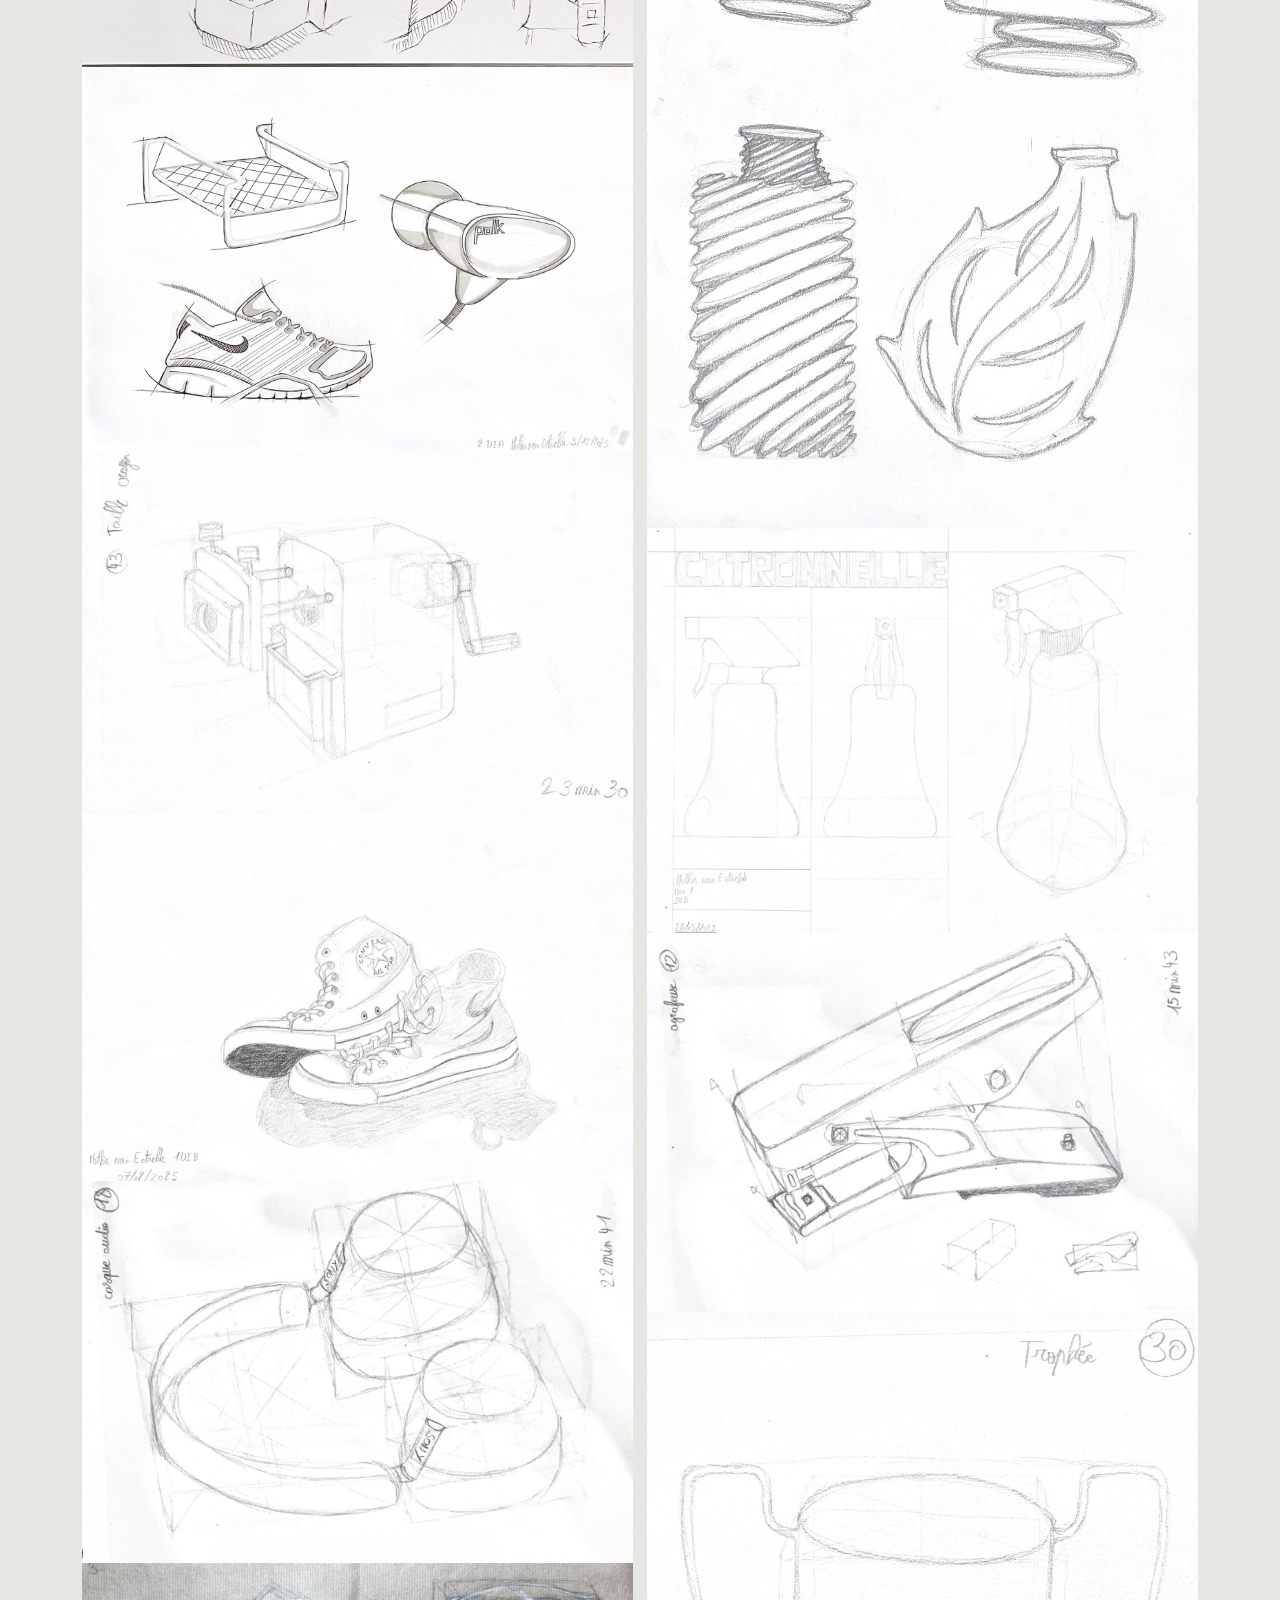
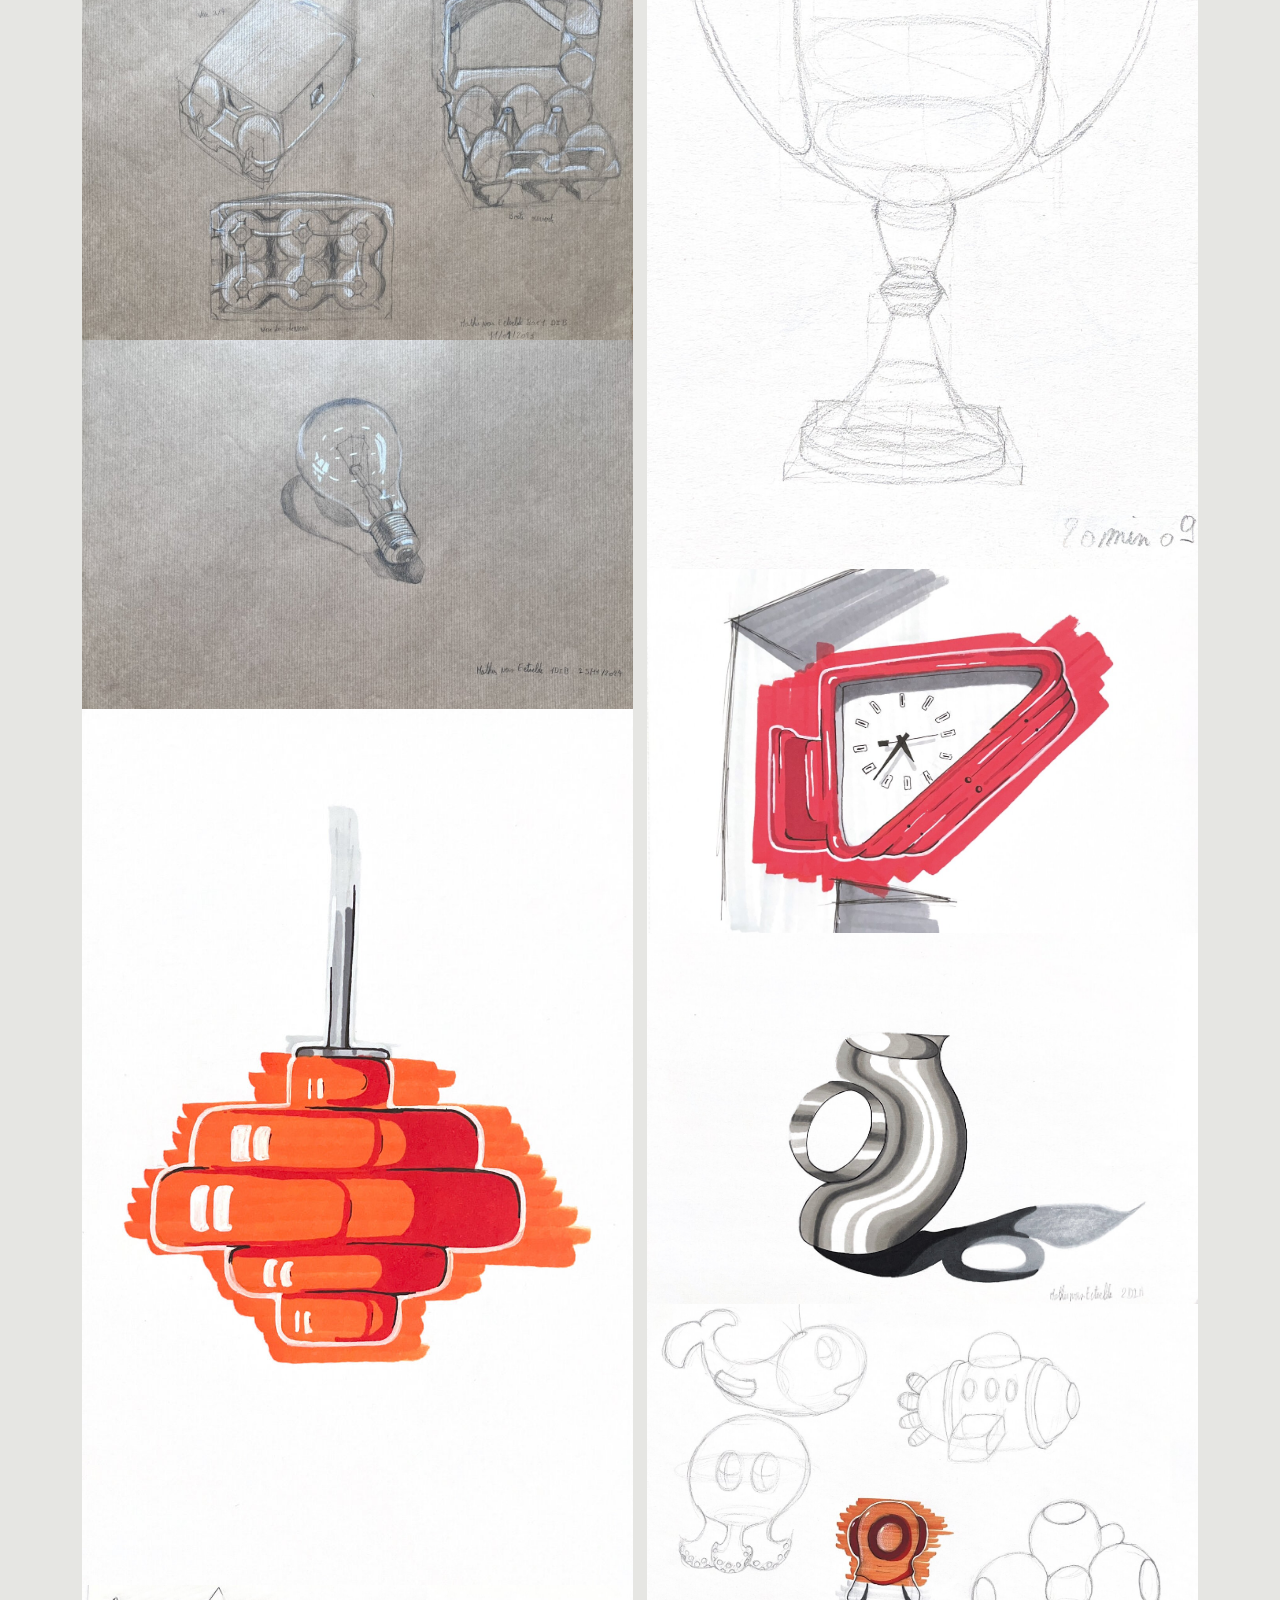
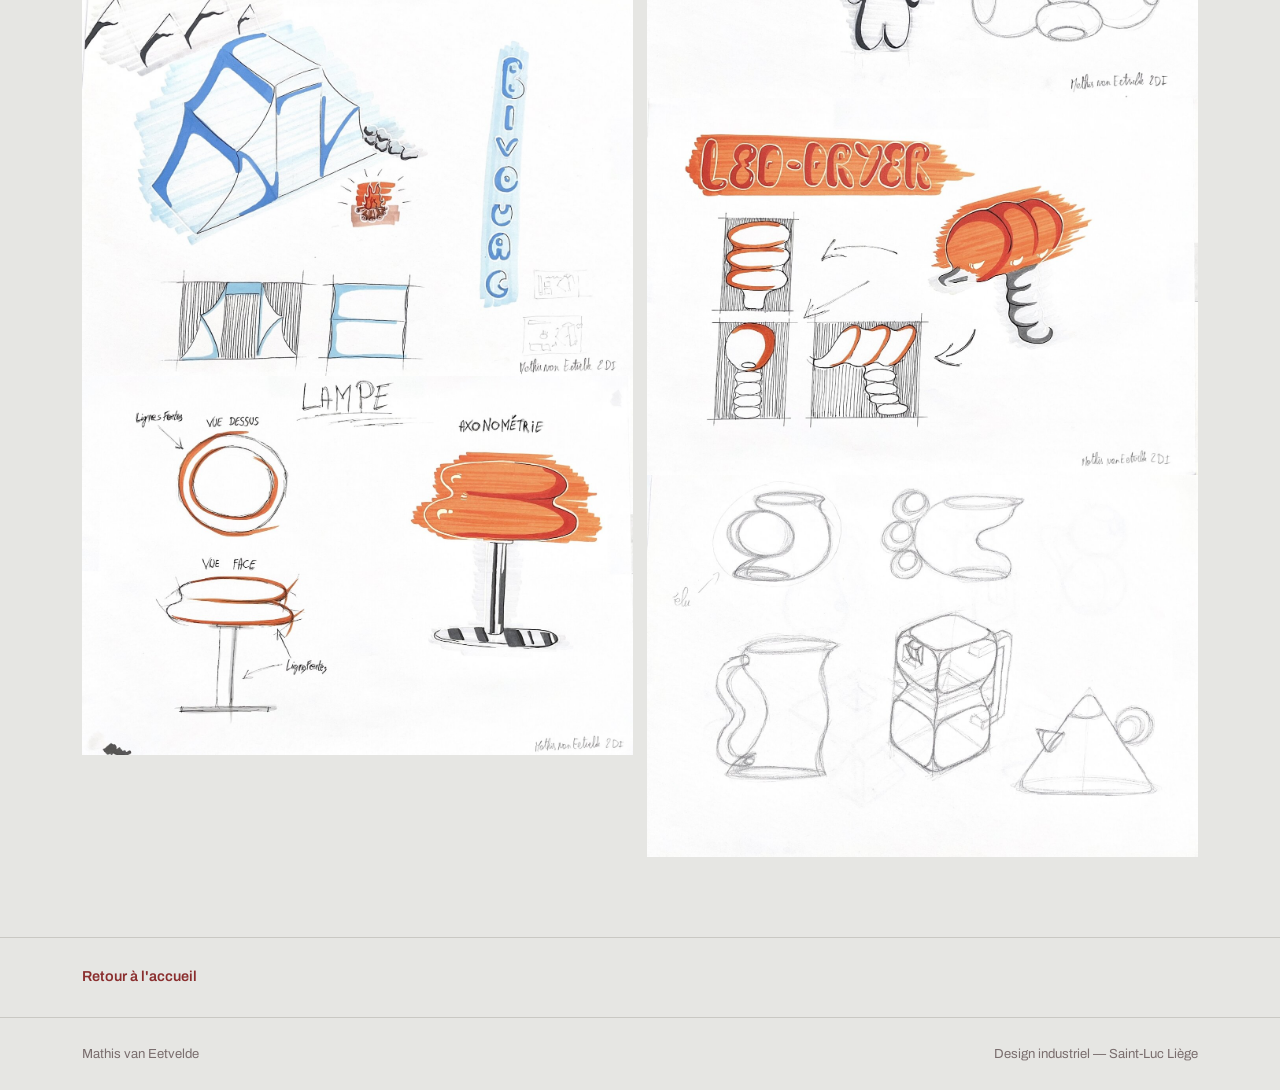
<file: dessins.html>
<!DOCTYPE html>
<html lang="fr">
<head>
<meta charset="UTF-8">
<meta name="viewport" content="width=device-width, initial-scale=1.0">
<title>Dessins et Croquis — Mathis van Eetvelde</title>
<meta name="description" content="Dessins, croquis au crayon et rendus marqueur de Mathis van Eetvelde.">
<link rel="preconnect" href="https://fonts.googleapis.com">
<link rel="preconnect" href="https://fonts.gstatic.com" crossorigin>
<link href="https://fonts.googleapis.com/css2?family=Archivo:ital,wght@0,400;0,500;0,600;0,700;0,800;0,900;1,500&family=Fraunces:ital,wght@0,500;1,300;1,400;1,500&display=swap" rel="stylesheet">
<link rel="stylesheet" href="assets/styles.css?v=68">
</head>
<body>

<div class="intro-overlay" aria-hidden="true">
  <div class="intro-name">
    <span class="line line-1"><span>Mathis</span></span>
    <span class="line line-2"><span>van Eetvelde</span></span>
  </div>
</div>

<header class="site-header">
  <div class="wrap">
    <a href="index.html" class="mark">Mathis van <span class="serif">Eetvelde</span></a>
    <nav class="primary-nav">
      <ul>
        <li><a href="index.html#projets" data-i18n="nav_projects">Projets</a></li>
        <li><a href="index.html#a-propos" data-i18n="nav_about">À propos</a></li>
        <li><a href="index.html#contact" data-i18n="nav_contact">Contact</a></li>
      </ul>
    </nav>
    <div class="lang-switch">
      <button type="button" data-lang="fr">FR</button>
      <button type="button" data-lang="nl">NDLS</button>
      <button type="button" data-lang="en">EN</button>
    </div>
  </div>
</header>

<main>
  <section class="project-hero">
    <div class="wrap">
      <a class="back-link" href="index.html#croquis" data-i18n="back_home">Retour à l'accueil</a>
      <div class="row-meta"><span data-i18n="sketches_category">Dessin</span><span class="dot"></span><span data-i18n="sketches_status">Crayon et marqueur</span></div>
      <h1 data-i18n="sketches_title">Dessins et Croquis</h1>
      <p class="oneliner" data-i18n="sketches_oneliner">Recherches, croquis et rendus réalisés pendant ma formation.</p>
    </div>
  </section>

  <section class="project-photos">
    <div class="wrap">
      <p class="sketches-intro" data-i18n="sketches_intro">Dessins réalisés au cours de mes études, soit pour des projets, soit pour mon cours de croquis. Les croquis sont réalisés au crayon à papier et les rendus en couleur aux feutres à alcool.</p>
      <div class="main-shot">
        <img src="sketch-14.jpg?v=68" alt="Rendu marqueur, forme de coquillage bleu">
      </div>
      <div class="photo-grid photo-grid-original">
        <div class="sketch-col">
          <img src="sketch-1.jpg?v=68" alt="Croquis et rendu marqueur, projet Can">
          <img src="sketch-3.jpg?v=68" alt="Croquis, plateau, écouteur et basket">
          <img src="sketch-4.jpg?v=68" alt="Croquis, exercice taille-crayon">
          <img src="sketch-6.jpg?v=68" alt="Croquis, chaussures Converse">
          <img src="sketch-8.jpg?v=68" alt="Croquis, casque audio">
          <img src="sketch-10.jpg?v=68" alt="Croquis, boîte à œufs">
          <img src="sketch-11.jpg?v=68" alt="Croquis, ampoule">
          <img src="sketch-13.jpg?v=68" alt="Croquis marqueur, tournevis et chevilles">
          <img src="sketch-17.jpg?v=68" alt="Planche marqueur, bivouac">
          <img src="sketch-19.jpg?v=68" alt="Planche marqueur, lampe">
        </div>
        <div class="sketch-col">
          <img src="sketch-2.jpg?v=68" alt="Croquis au crayon, études de formes en spirale">
          <img src="sketch-5.jpg?v=68" alt="Croquis, flacon vaporisateur Citronnelle">
          <img src="sketch-7.jpg?v=68" alt="Croquis, agrafeuse">
          <img src="sketch-9.jpg?v=68" alt="Croquis, trophée">
          <img src="sketch-12.jpg?v=68" alt="Croquis marqueur, horloge rouge">
          <img src="sketch-15.jpg?v=68" alt="Rendu marqueur, pichet en métal chromé">
          <img src="sketch-16.jpg?v=68" alt="Planche de croquis, personnages et formes rondes">
          <img src="sketch-18.jpg?v=68" alt="Planche marqueur, sèche-cheveux Leo-Dryer">
          <img src="sketch-20.jpg?v=68" alt="Croquis au crayon, recherches de pichets et théières">
        </div>
      </div>
    </div>
  </section>

  <nav class="project-nav">
    <div class="wrap">
      <a href="index.html#croquis" data-i18n="back_home">Retour à l'accueil</a>
    </div>
  </nav>
</main>

<footer>
  <div class="wrap">
    <span>Mathis van Eetvelde</span>
    <span data-i18n="footer_tagline">Design industriel — Saint-Luc Liège</span>
  </div>
</footer>

<script src="assets/intro.js?v=68"></script>
<script src="assets/i18n.js?v=68"></script>
<script src="assets/lightbox.js?v=68"></script>
</body>
</html>
</file>
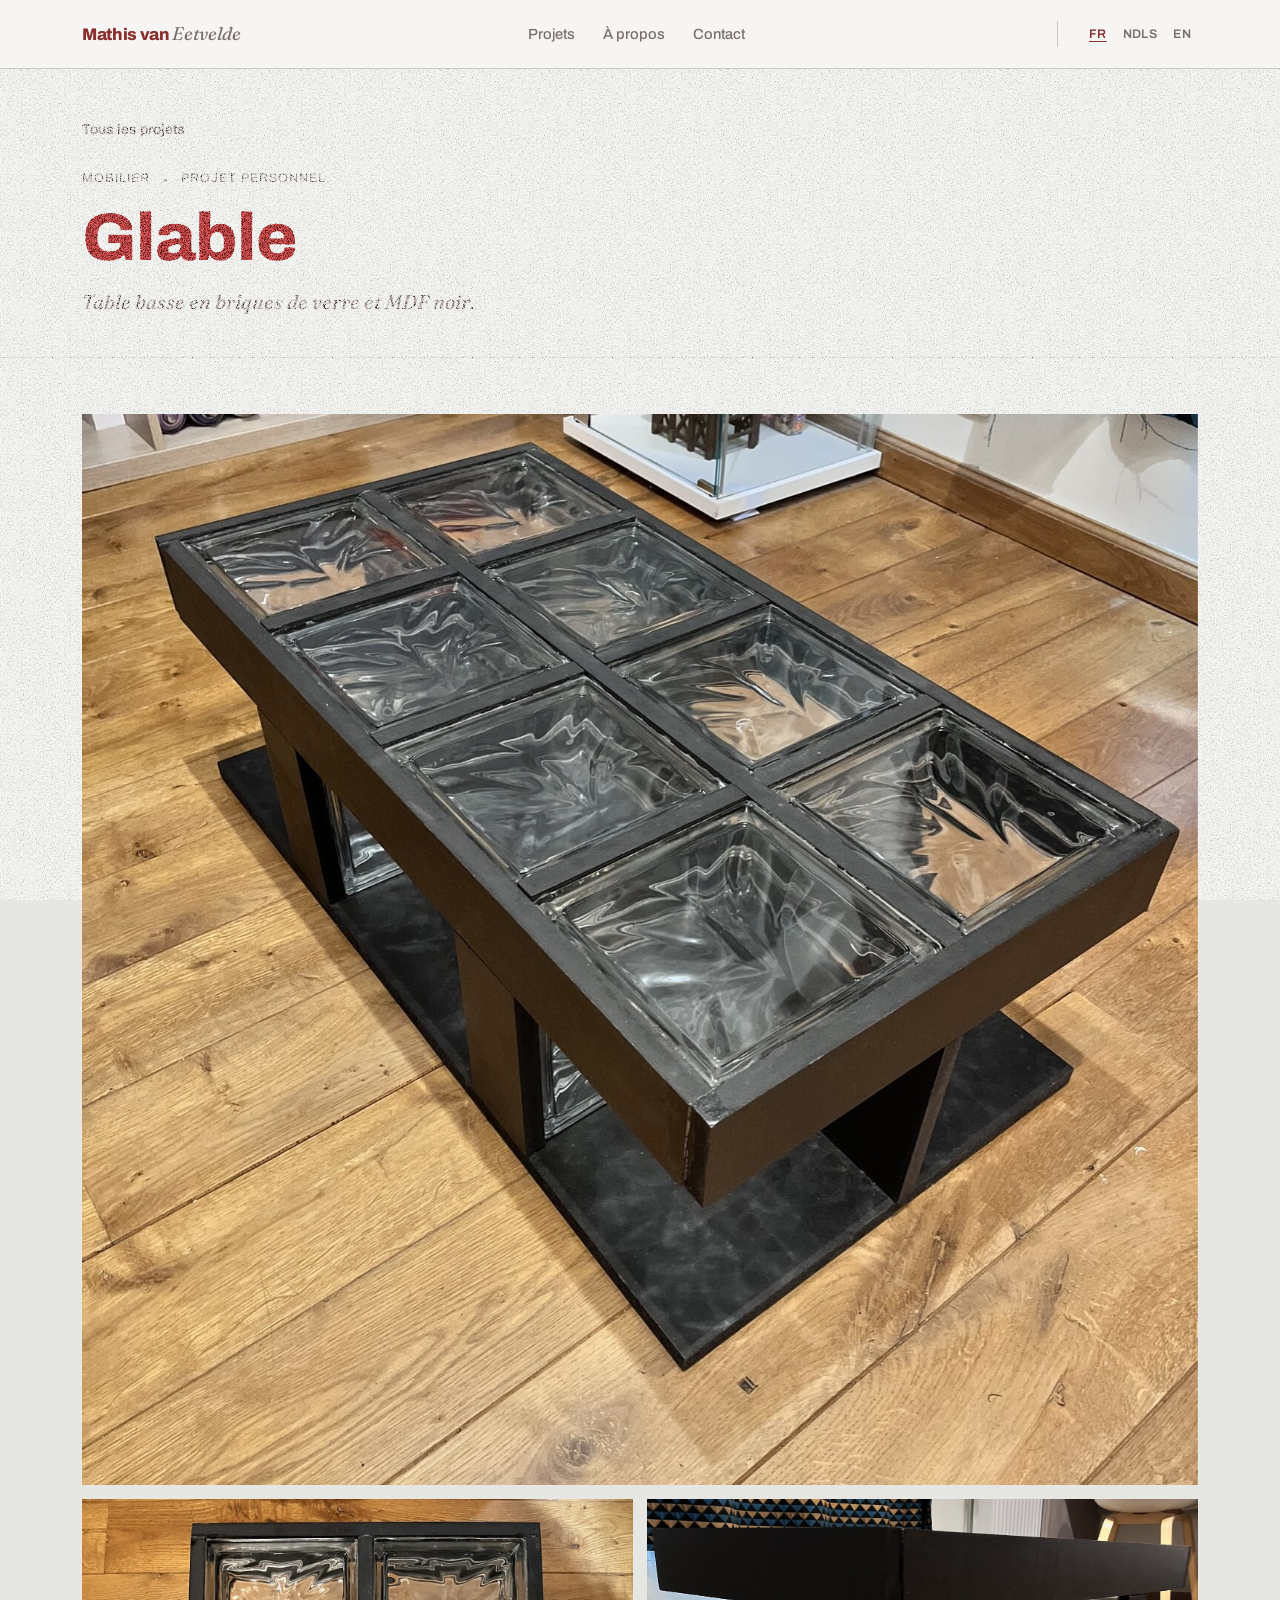
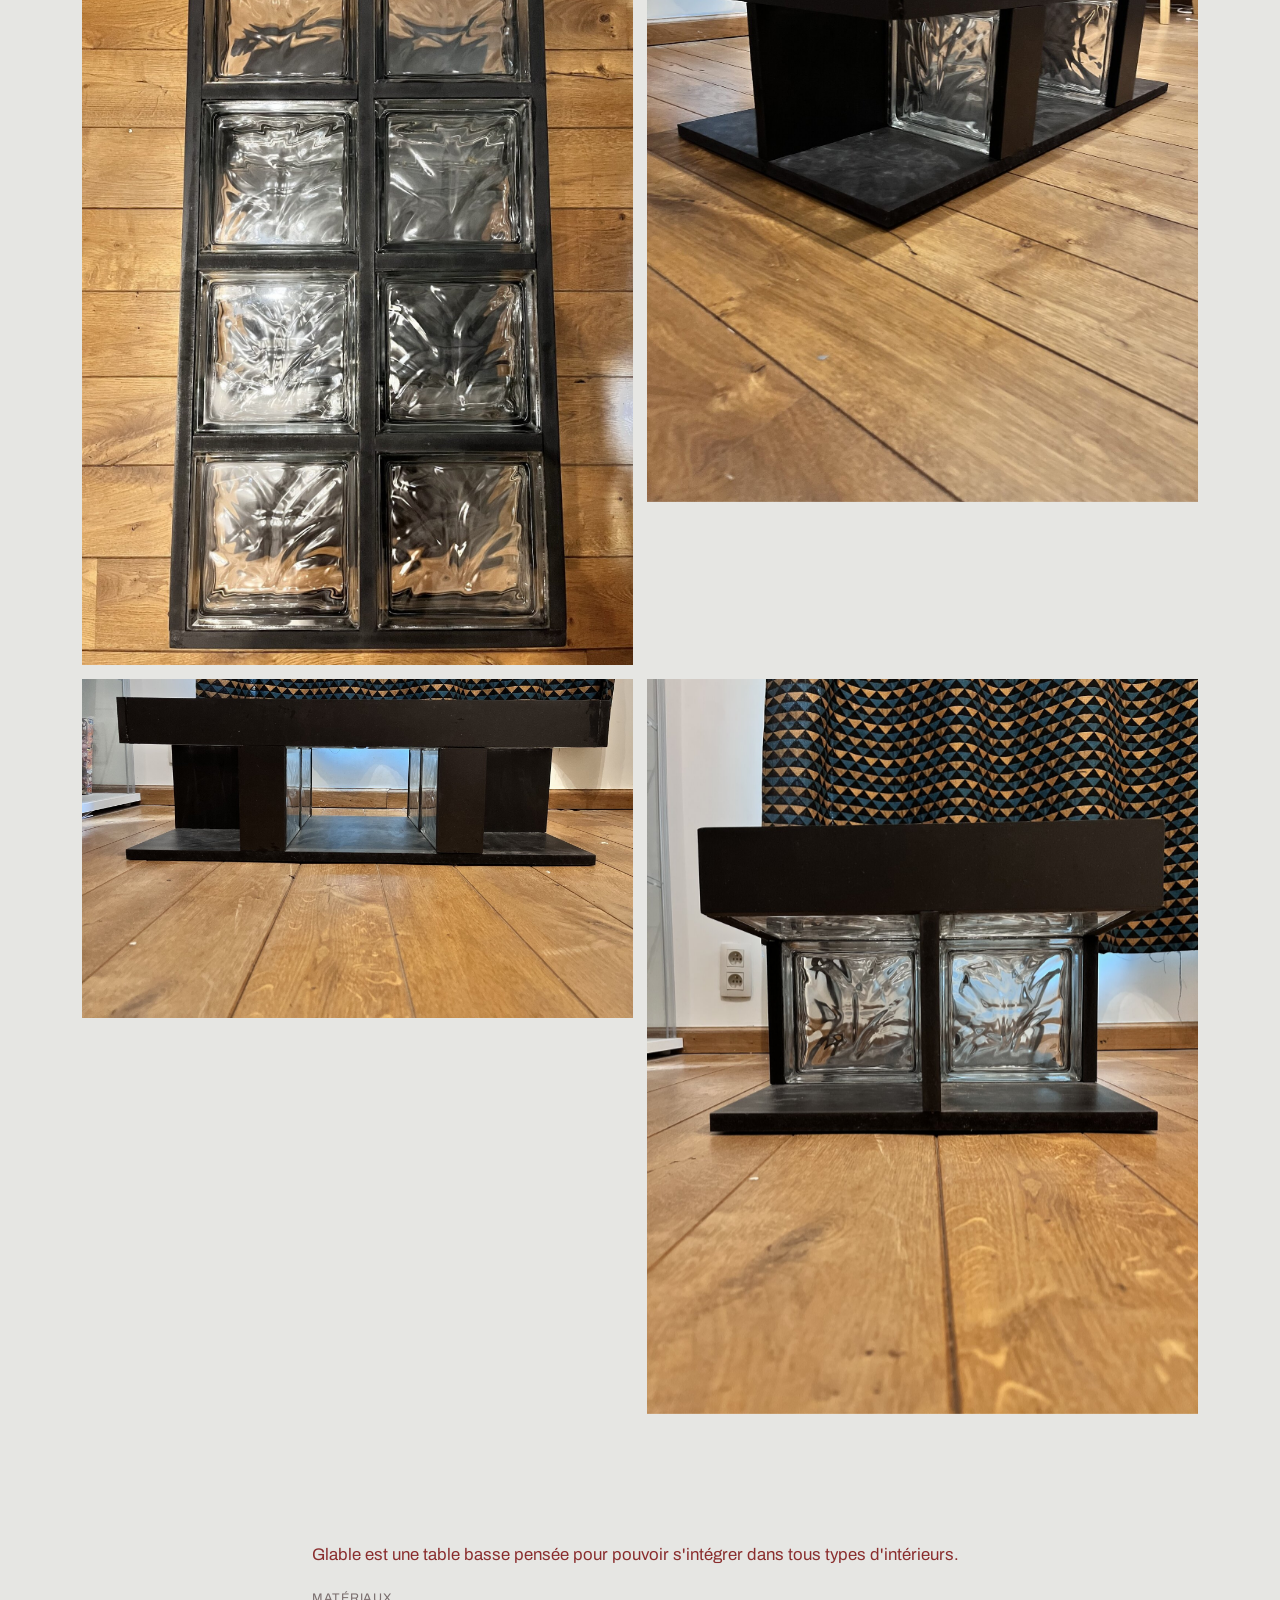
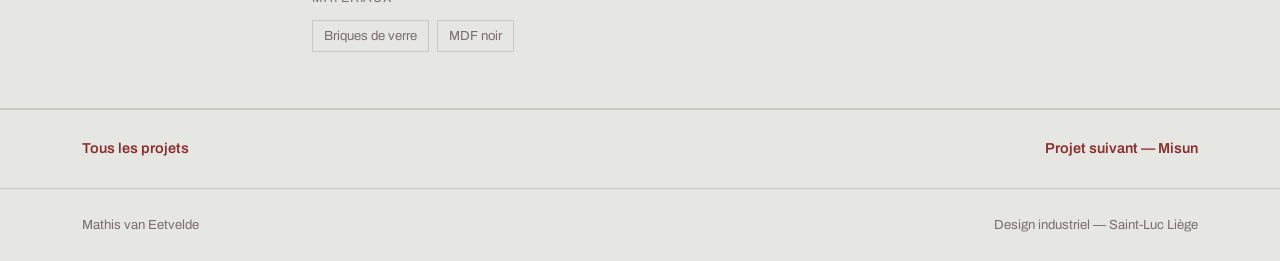
<file: glable.html>
<!DOCTYPE html>
<html lang="fr">
<head>
<meta charset="UTF-8">
<meta name="viewport" content="width=device-width, initial-scale=1.0">
<title>Glable — Mathis van Eetvelde</title>
<meta name="description" content="Glable, table basse en briques de verre — projet personnel de Mathis van Eetvelde.">
<link rel="preconnect" href="https://fonts.googleapis.com">
<link rel="preconnect" href="https://fonts.gstatic.com" crossorigin>
<link href="https://fonts.googleapis.com/css2?family=Archivo:ital,wght@0,400;0,500;0,600;0,700;0,800;0,900;1,500&family=Fraunces:ital,wght@0,500;1,300;1,400;1,500&display=swap" rel="stylesheet">
<link rel="stylesheet" href="assets/styles.css?v=68">
</head>
<body>

<div class="intro-overlay" aria-hidden="true">
  <div class="intro-name">
    <span class="line line-1"><span>Mathis</span></span>
    <span class="line line-2"><span>van Eetvelde</span></span>
  </div>
</div>

<header class="site-header">
  <div class="wrap">
    <a href="index.html" class="mark">Mathis van <span class="serif">Eetvelde</span></a>
    <nav class="primary-nav">
      <ul>
        <li><a href="index.html#projets" data-i18n="nav_projects">Projets</a></li>
        <li><a href="index.html#a-propos" data-i18n="nav_about">À propos</a></li>
        <li><a href="index.html#contact" data-i18n="nav_contact">Contact</a></li>
      </ul>
    </nav>
    <div class="lang-switch">
      <button type="button" data-lang="fr">FR</button>
      <button type="button" data-lang="nl">NDLS</button>
      <button type="button" data-lang="en">EN</button>
    </div>
  </div>
</header>

<main>
  <section class="project-hero">
    <div class="wrap">
      <a class="back-link" href="index.html#projets" data-i18n="back_link">Tous les projets</a>
      <div class="row-meta"><span data-i18n="glable_category">Mobilier</span><span class="dot"></span><span data-i18n="glable_status">Projet personnel</span></div>
      <h1>Glable</h1>
      <p class="oneliner" data-i18n="glable_oneliner">Table basse en briques de verre et MDF noir.</p>
    </div>
  </section>

  <section class="project-photos">
    <div class="wrap">
      <div class="main-shot">
        <img src="assets/glable/glable-face.jpg?v=68" alt="Glable, table basse vue de trois quarts">
      </div>
      <div class="photo-grid">
        <img src="assets/glable/glable-dessus.jpg?v=68" alt="Glable, vue de dessus sur la grille de briques de verre">
        <img src="assets/glable/glable-dessous-1.jpg?v=68" alt="Glable, vue de dessous, structure en MDF noir">
        <img src="assets/glable/glable-dessous-2.jpg?v=68" alt="Glable, vue de dessous, autre angle">
        <img src="assets/glable/glable-detail.jpg?v=68" alt="Glable, détail des briques de verre">
      </div>
    </div>
  </section>

  <section class="project-description">
    <div class="wrap">
      <p data-i18n="glable_desc1">Glable est une table basse pensée pour pouvoir s'intégrer dans tous types d'intérieurs.</p>
      <div>
        <span class="materials-label" data-i18n="materials_label">Matériaux</span>
        <ul class="materials">
          <li data-i18n="glable_mat1">Briques de verre</li>
          <li data-i18n="glable_mat2">MDF noir</li>
        </ul>
      </div>
    </div>
  </section>

  <nav class="project-nav">
    <div class="wrap">
      <a href="index.html#projets" data-i18n="back_link">Tous les projets</a>
      <a class="next-project" href="misun.html"><span data-i18n="next_label">Projet suivant</span> — Misun</a>
    </div>
  </nav>
</main>

<footer>
  <div class="wrap">
    <span>Mathis van Eetvelde</span>
    <span data-i18n="footer_tagline">Design industriel — Saint-Luc Liège</span>
  </div>
</footer>

<script src="assets/intro.js?v=68"></script>
<script src="assets/i18n.js?v=68"></script>
<script src="assets/lightbox.js?v=68"></script>
</body>
</html>
</file>
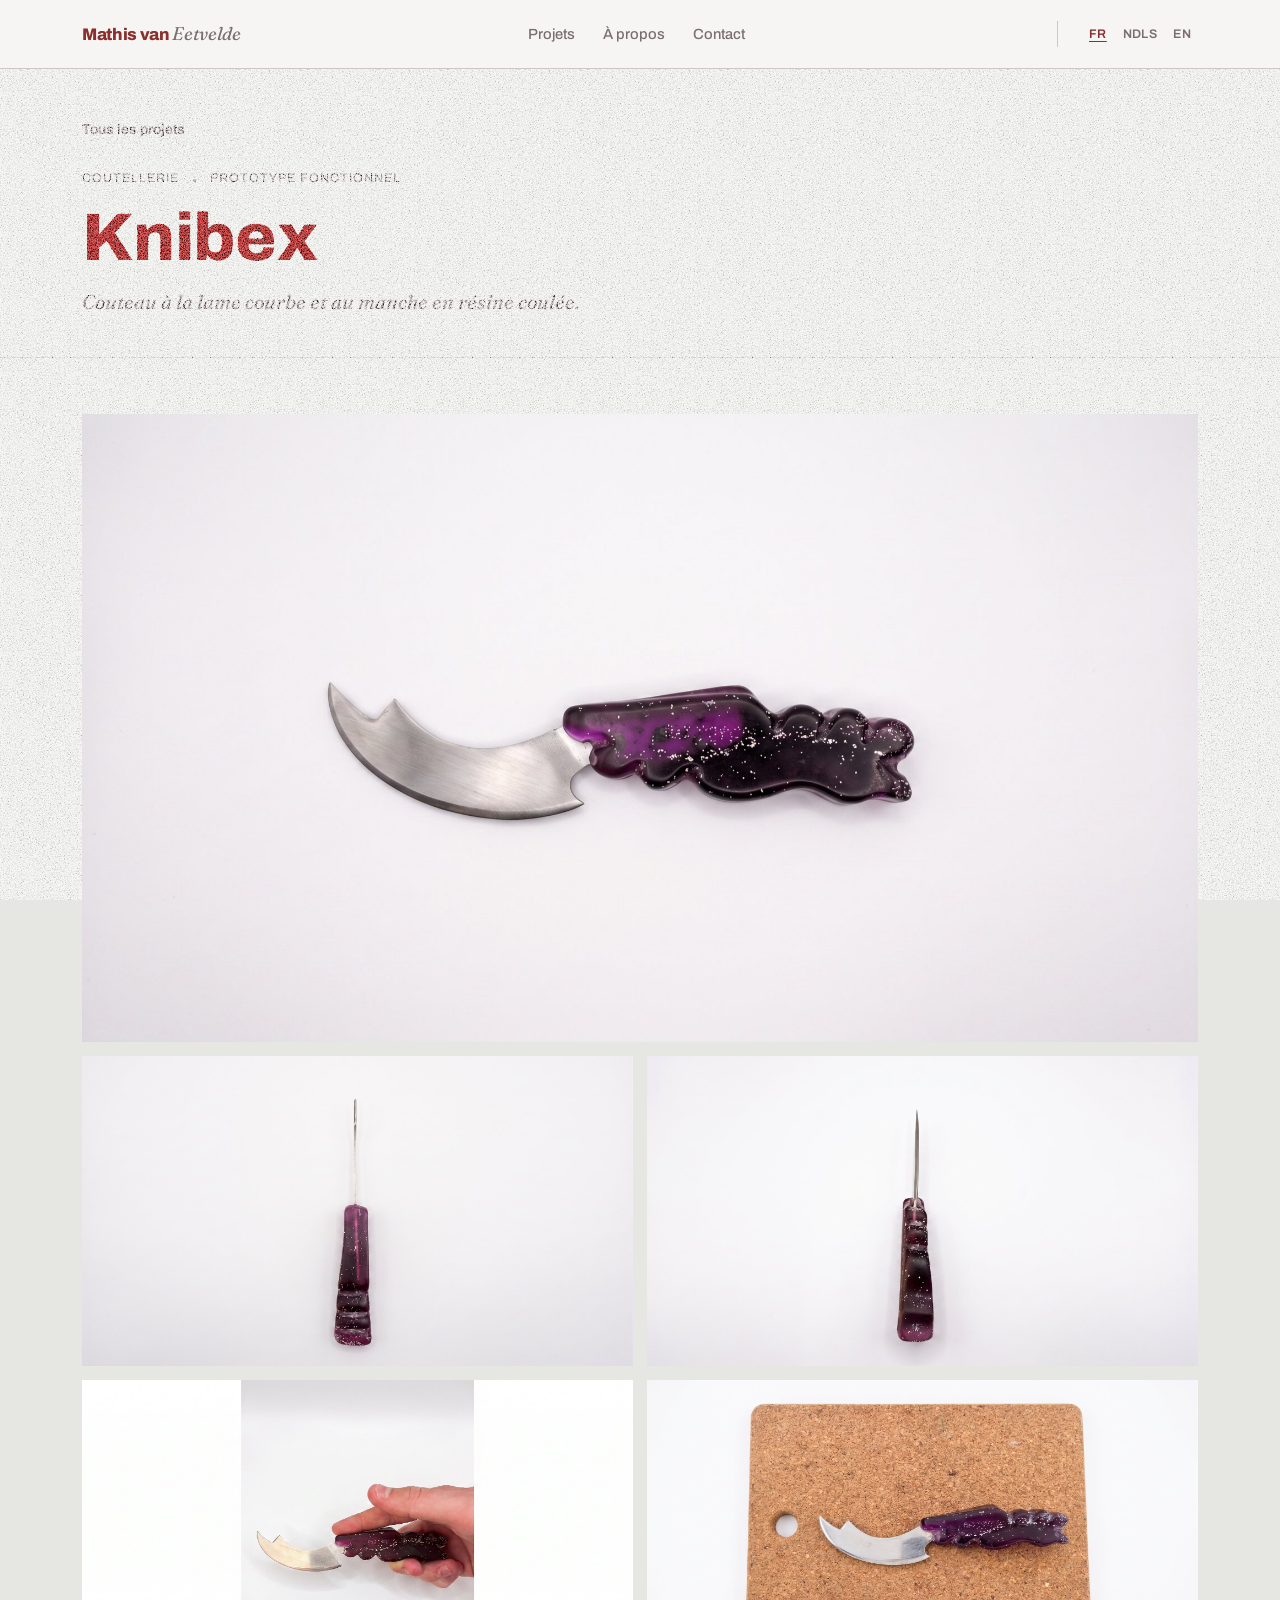
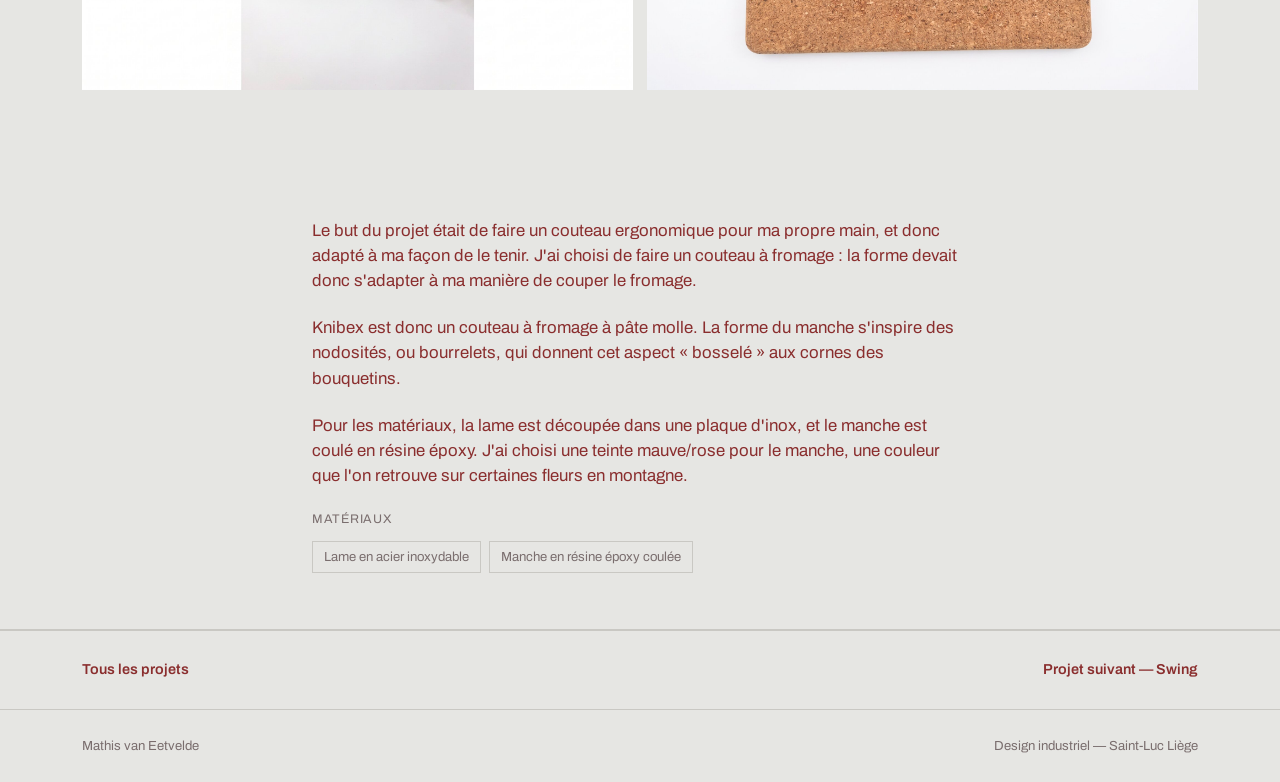
<file: knibex.html>
<!DOCTYPE html>
<html lang="fr">
<head>
<meta charset="UTF-8">
<meta name="viewport" content="width=device-width, initial-scale=1.0">
<title>Knibex — Mathis van Eetvelde</title>
<meta name="description" content="Knibex, couteau au manche en résine — projet de Mathis van Eetvelde.">
<link rel="preconnect" href="https://fonts.googleapis.com">
<link rel="preconnect" href="https://fonts.gstatic.com" crossorigin>
<link href="https://fonts.googleapis.com/css2?family=Archivo:ital,wght@0,400;0,500;0,600;0,700;0,800;0,900;1,500&family=Fraunces:ital,wght@0,500;1,300;1,400;1,500&display=swap" rel="stylesheet">
<link rel="stylesheet" href="assets/styles.css?v=68">
</head>
<body>

<div class="intro-overlay" aria-hidden="true">
  <div class="intro-name">
    <span class="line line-1"><span>Mathis</span></span>
    <span class="line line-2"><span>van Eetvelde</span></span>
  </div>
</div>

<header class="site-header">
  <div class="wrap">
    <a href="index.html" class="mark">Mathis van <span class="serif">Eetvelde</span></a>
    <nav class="primary-nav">
      <ul>
        <li><a href="index.html#projets" data-i18n="nav_projects">Projets</a></li>
        <li><a href="index.html#a-propos" data-i18n="nav_about">À propos</a></li>
        <li><a href="index.html#contact" data-i18n="nav_contact">Contact</a></li>
      </ul>
    </nav>
    <div class="lang-switch">
      <button type="button" data-lang="fr">FR</button>
      <button type="button" data-lang="nl">NDLS</button>
      <button type="button" data-lang="en">EN</button>
    </div>
  </div>
</header>

<main>
  <section class="project-hero">
    <div class="wrap">
      <a class="back-link" href="index.html#projets" data-i18n="back_link">Tous les projets</a>
      <div class="row-meta"><span data-i18n="knibex_category">Coutellerie</span><span class="dot"></span><span data-i18n="knibex_status">Prototype fonctionnel</span></div>
      <h1>Knibex</h1>
      <p class="oneliner" data-i18n="knibex_oneliner">Couteau à la lame courbe et au manche en résine coulée.</p>
    </div>
  </section>

  <section class="project-photos">
    <div class="wrap">
      <div class="main-shot">
        <img src="assets/knibex/knibex-face.jpg?v=68" alt="Knibex, vue de face">
      </div>
      <div class="photo-grid">
        <img src="assets/knibex/knibex-dessus.jpg?v=68" alt="Knibex, vue du dessus du manche">
        <img src="assets/knibex/knibex-dessous.jpg?v=68" alt="Knibex, vue du dessous du manche, signature gravée">
        <img src="assets/knibex/knibex-main.jpg?v=68" alt="Knibex, tenu en main">
        <img src="assets/knibex/knibex-liege.jpg?v=68" alt="Knibex, posé sur une planche en liège">
      </div>
    </div>
  </section>

  <section class="project-description">
    <div class="wrap">
      <p data-i18n="knibex_desc1">Le but du projet était de faire un couteau ergonomique pour ma propre main, et donc adapté à ma façon de le tenir. J'ai choisi de faire un couteau à fromage : la forme devait donc s'adapter à ma manière de couper le fromage.</p>
      <p data-i18n="knibex_desc2">Knibex est donc un couteau à fromage à pâte molle. La forme du manche s'inspire des nodosités, ou bourrelets, qui donnent cet aspect « bosselé » aux cornes des bouquetins.</p>
      <p data-i18n="knibex_desc3">Pour les matériaux, la lame est découpée dans une plaque d'inox, et le manche est coulé en résine époxy. J'ai choisi une teinte mauve/rose pour le manche, une couleur que l'on retrouve sur certaines fleurs en montagne.</p>
      <div>
        <span class="materials-label" data-i18n="materials_label">Matériaux</span>
        <ul class="materials">
          <li data-i18n="knibex_mat1">Lame en acier inoxydable</li>
          <li data-i18n="knibex_mat2">Manche en résine époxy coulée</li>
        </ul>
      </div>
    </div>
  </section>

  <nav class="project-nav">
    <div class="wrap">
      <a href="index.html#projets" data-i18n="back_link">Tous les projets</a>
      <a class="next-project" href="swing.html"><span data-i18n="next_label">Projet suivant</span> — Swing</a>
    </div>
  </nav>
</main>

<footer>
  <div class="wrap">
    <span>Mathis van Eetvelde</span>
    <span data-i18n="footer_tagline">Design industriel — Saint-Luc Liège</span>
  </div>
</footer>

<script src="assets/intro.js?v=68"></script>
<script src="assets/i18n.js?v=68"></script>
<script src="assets/lightbox.js?v=68"></script>
</body>
</html>
</file>
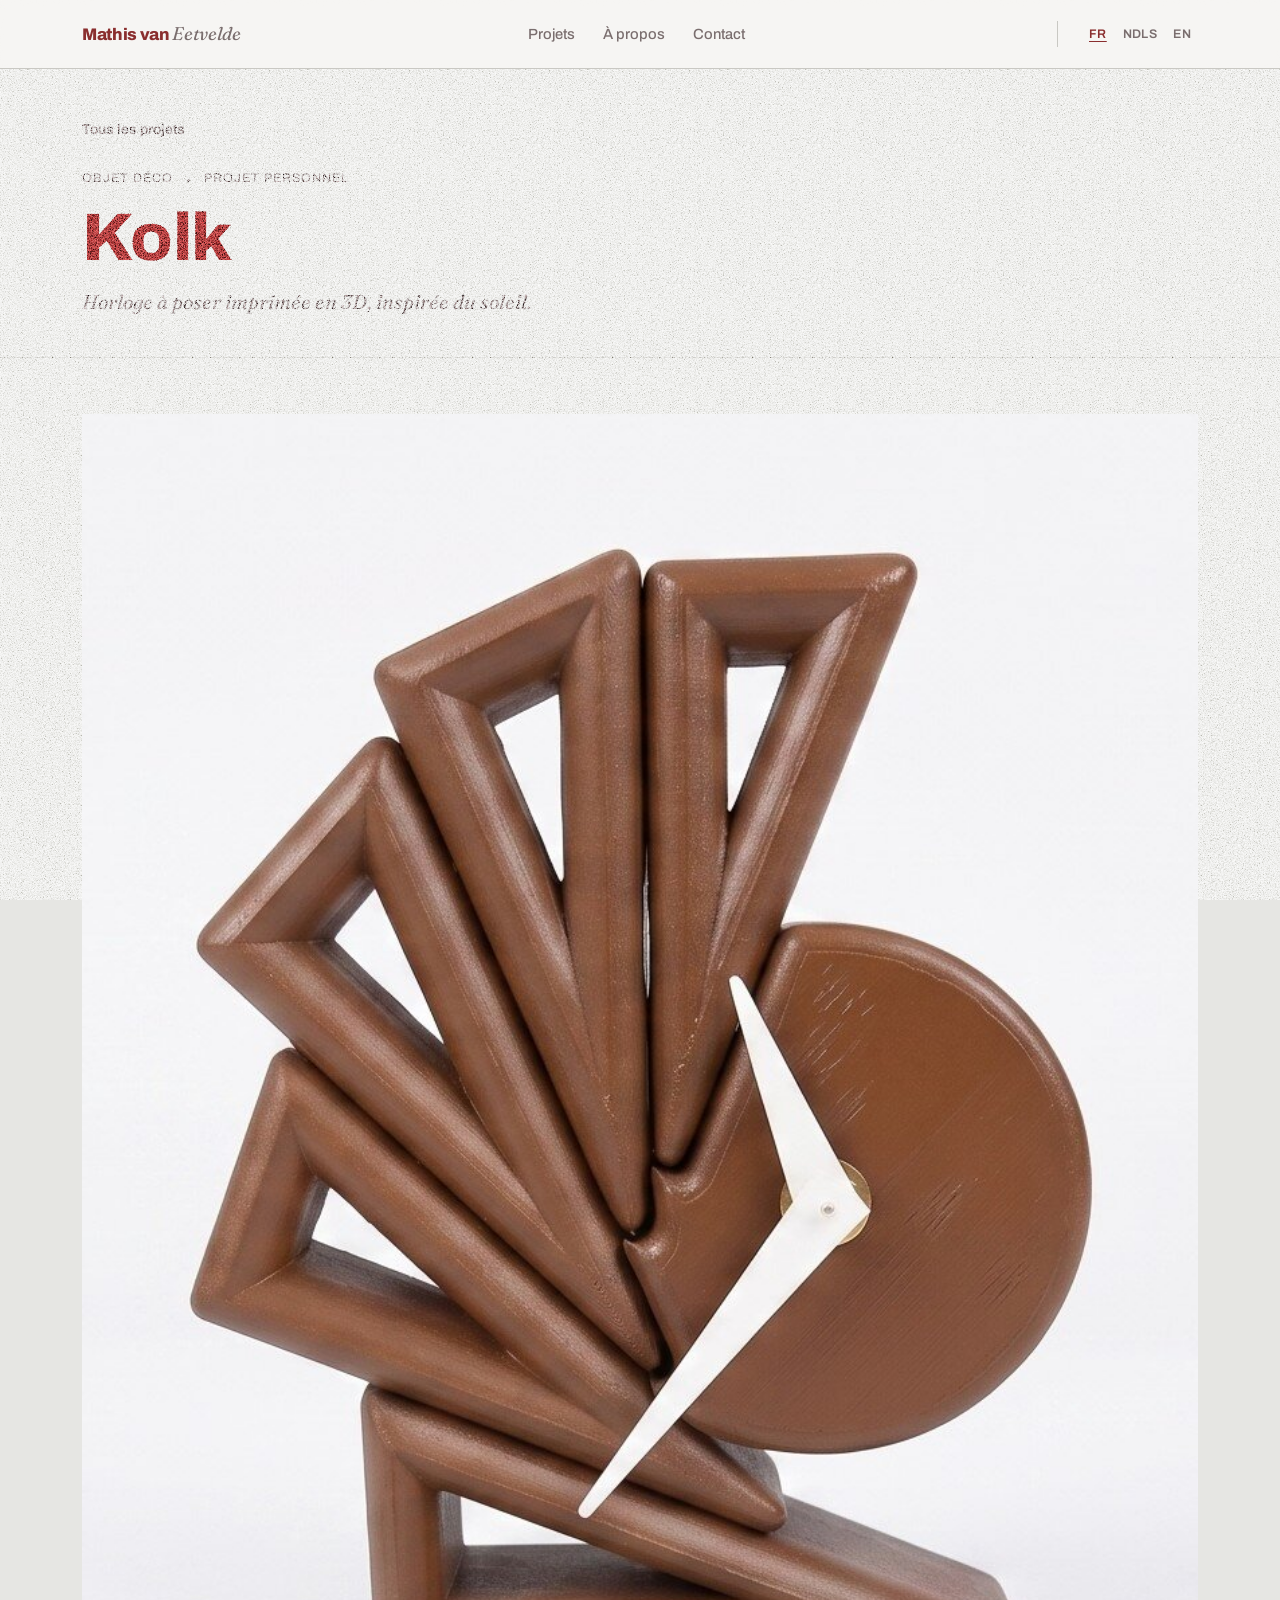
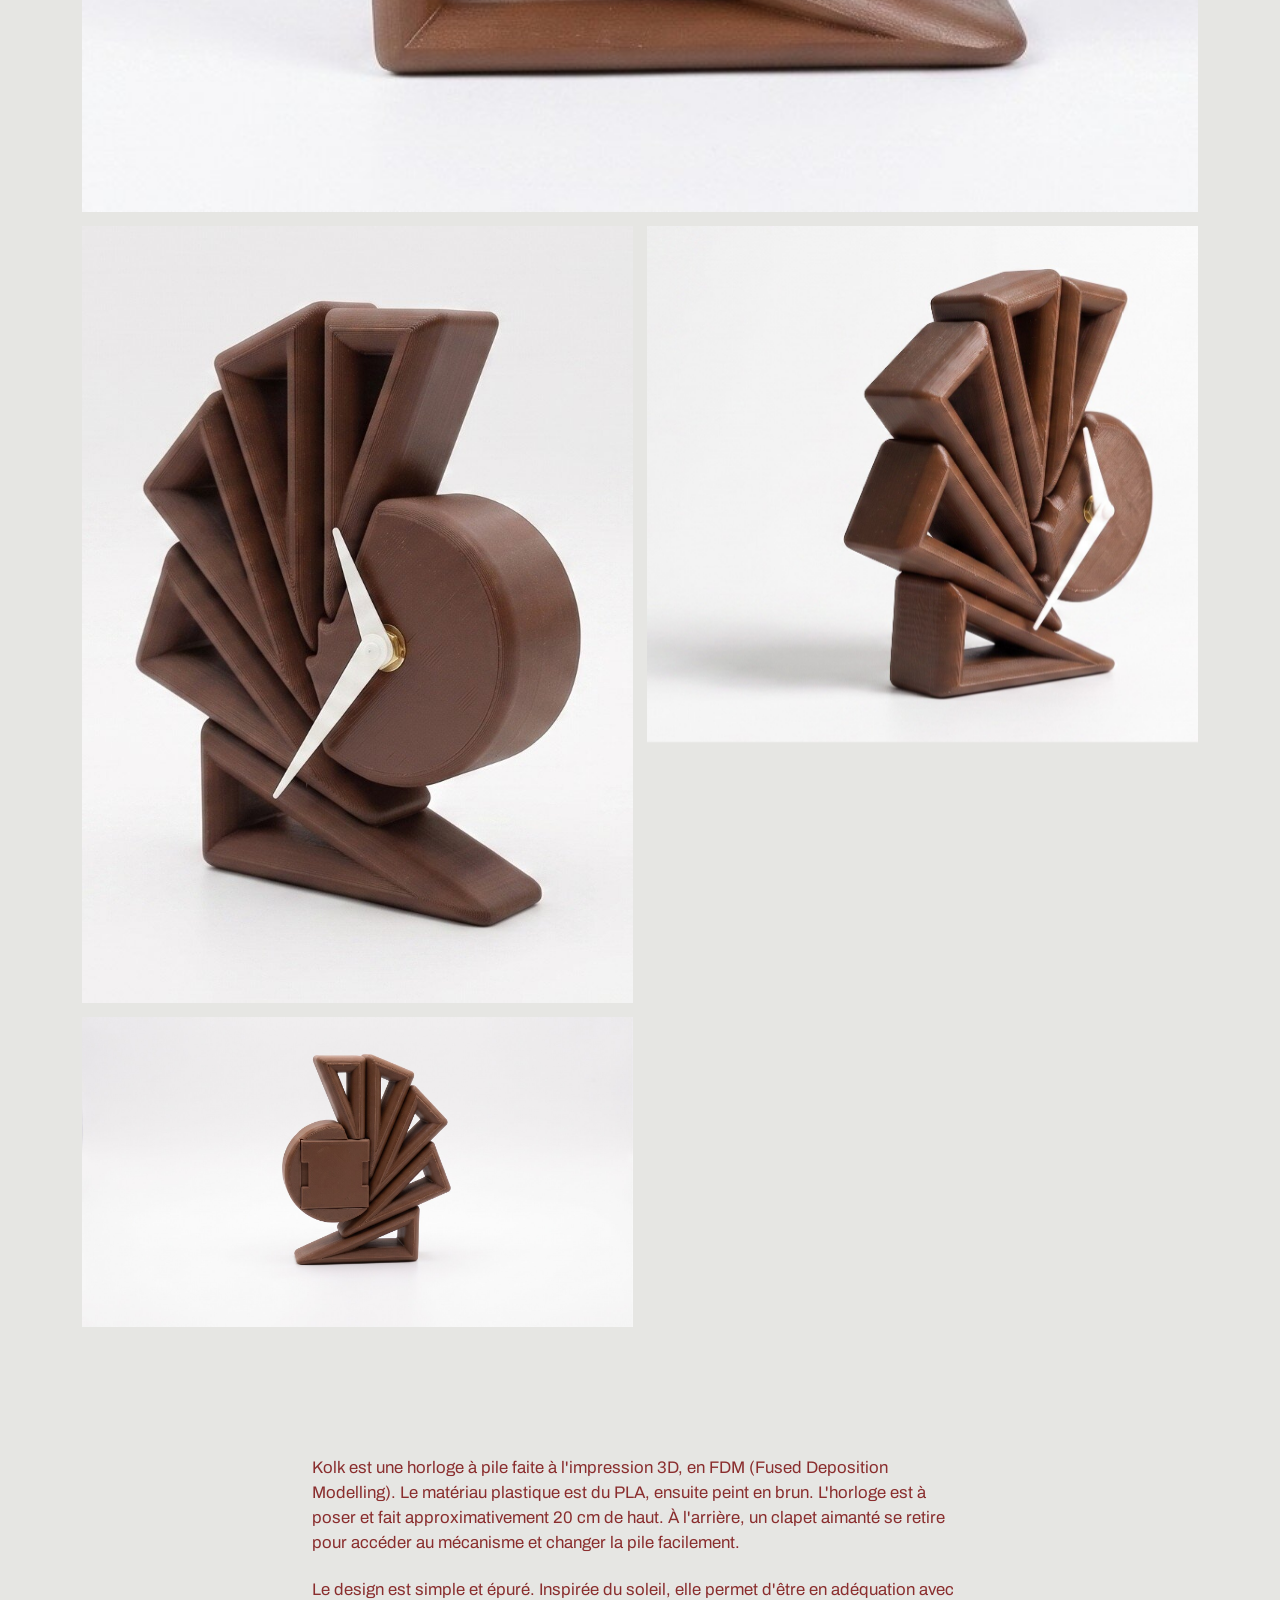
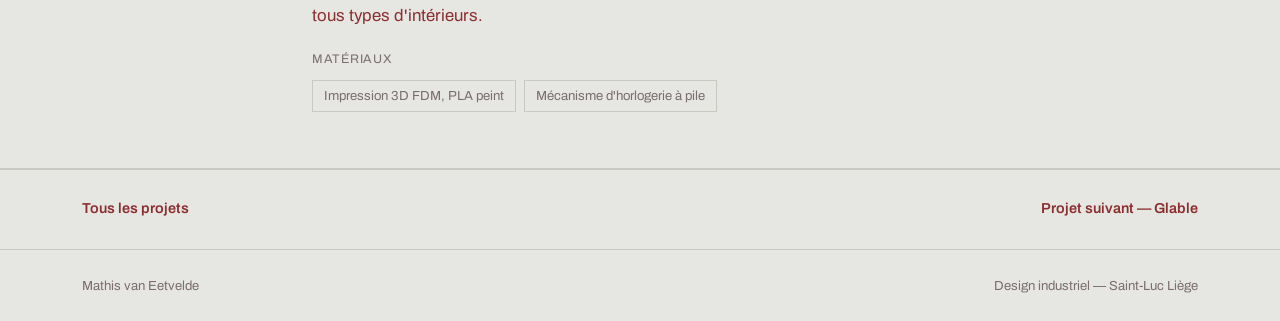
<file: kolk.html>
<!DOCTYPE html>
<html lang="fr">
<head>
<meta charset="UTF-8">
<meta name="viewport" content="width=device-width, initial-scale=1.0">
<title>Kolk — Mathis van Eetvelde</title>
<meta name="description" content="Kolk, horloge imprimée en 3D — projet personnel de Mathis van Eetvelde.">
<link rel="preconnect" href="https://fonts.googleapis.com">
<link rel="preconnect" href="https://fonts.gstatic.com" crossorigin>
<link href="https://fonts.googleapis.com/css2?family=Archivo:ital,wght@0,400;0,500;0,600;0,700;0,800;0,900;1,500&family=Fraunces:ital,wght@0,500;1,300;1,400;1,500&display=swap" rel="stylesheet">
<link rel="stylesheet" href="assets/styles.css?v=68">
</head>
<body>

<div class="intro-overlay" aria-hidden="true">
  <div class="intro-name">
    <span class="line line-1"><span>Mathis</span></span>
    <span class="line line-2"><span>van Eetvelde</span></span>
  </div>
</div>

<header class="site-header">
  <div class="wrap">
    <a href="index.html" class="mark">Mathis van <span class="serif">Eetvelde</span></a>
    <nav class="primary-nav">
      <ul>
        <li><a href="index.html#projets" data-i18n="nav_projects">Projets</a></li>
        <li><a href="index.html#a-propos" data-i18n="nav_about">À propos</a></li>
        <li><a href="index.html#contact" data-i18n="nav_contact">Contact</a></li>
      </ul>
    </nav>
    <div class="lang-switch">
      <button type="button" data-lang="fr">FR</button>
      <button type="button" data-lang="nl">NDLS</button>
      <button type="button" data-lang="en">EN</button>
    </div>
  </div>
</header>

<main>
  <section class="project-hero">
    <div class="wrap">
      <a class="back-link" href="index.html#projets" data-i18n="back_link">Tous les projets</a>
      <div class="row-meta"><span data-i18n="kolk_category">Objet déco</span><span class="dot"></span><span data-i18n="kolk_status">Projet personnel</span></div>
      <h1>Kolk</h1>
      <p class="oneliner" data-i18n="kolk_oneliner">Horloge à poser imprimée en 3D, inspirée du soleil.</p>
    </div>
  </section>

  <section class="project-photos">
    <div class="wrap">
      <div class="main-shot">
        <img src="assets/kolk/kolk-face.jpg?v=68" alt="Kolk, horloge en éventail, vue de face">
      </div>
      <div class="photo-grid">
        <img src="assets/kolk/kolk-1.jpg?v=68" alt="Kolk, vue trois quarts">
        <img src="assets/kolk/kolk-2.jpg?v=68" alt="Kolk, vue de côté">
        <img src="assets/kolk/kolk-arriere.jpg?v=68" alt="Kolk, vue arrière avec le clapet aimanté d'accès à la pile">
      </div>
    </div>
  </section>

  <section class="project-description">
    <div class="wrap">
      <p data-i18n="kolk_desc1">Kolk est une horloge à pile faite à l'impression 3D, en FDM (Fused Deposition Modeling). Le matériau plastique est du PLA, ensuite peint en brun. L'horloge est à poser et fait approximativement 20 cm de haut. À l'arrière, un clapet aimanté se retire pour accéder au mécanisme et changer la pile facilement.</p>
      <p data-i18n="kolk_desc2">Le design est simple et épuré. Inspirée du soleil, elle permet d'être en adéquation avec tous types d'intérieurs.</p>
      <div>
        <span class="materials-label" data-i18n="materials_label">Matériaux</span>
        <ul class="materials">
          <li data-i18n="kolk_mat1">Impression 3D FDM, PLA peint</li>
          <li data-i18n="kolk_mat2">Mécanisme d'horlogerie à pile</li>
        </ul>
      </div>
    </div>
  </section>

  <nav class="project-nav">
    <div class="wrap">
      <a href="index.html#projets" data-i18n="back_link">Tous les projets</a>
      <a class="next-project" href="glable.html"><span data-i18n="next_label">Projet suivant</span> — Glable</a>
    </div>
  </nav>
</main>

<footer>
  <div class="wrap">
    <span>Mathis van Eetvelde</span>
    <span data-i18n="footer_tagline">Design industriel — Saint-Luc Liège</span>
  </div>
</footer>

<script src="assets/intro.js?v=68"></script>
<script src="assets/i18n.js?v=68"></script>
<script src="assets/lightbox.js?v=68"></script>
</body>
</html>
</file>
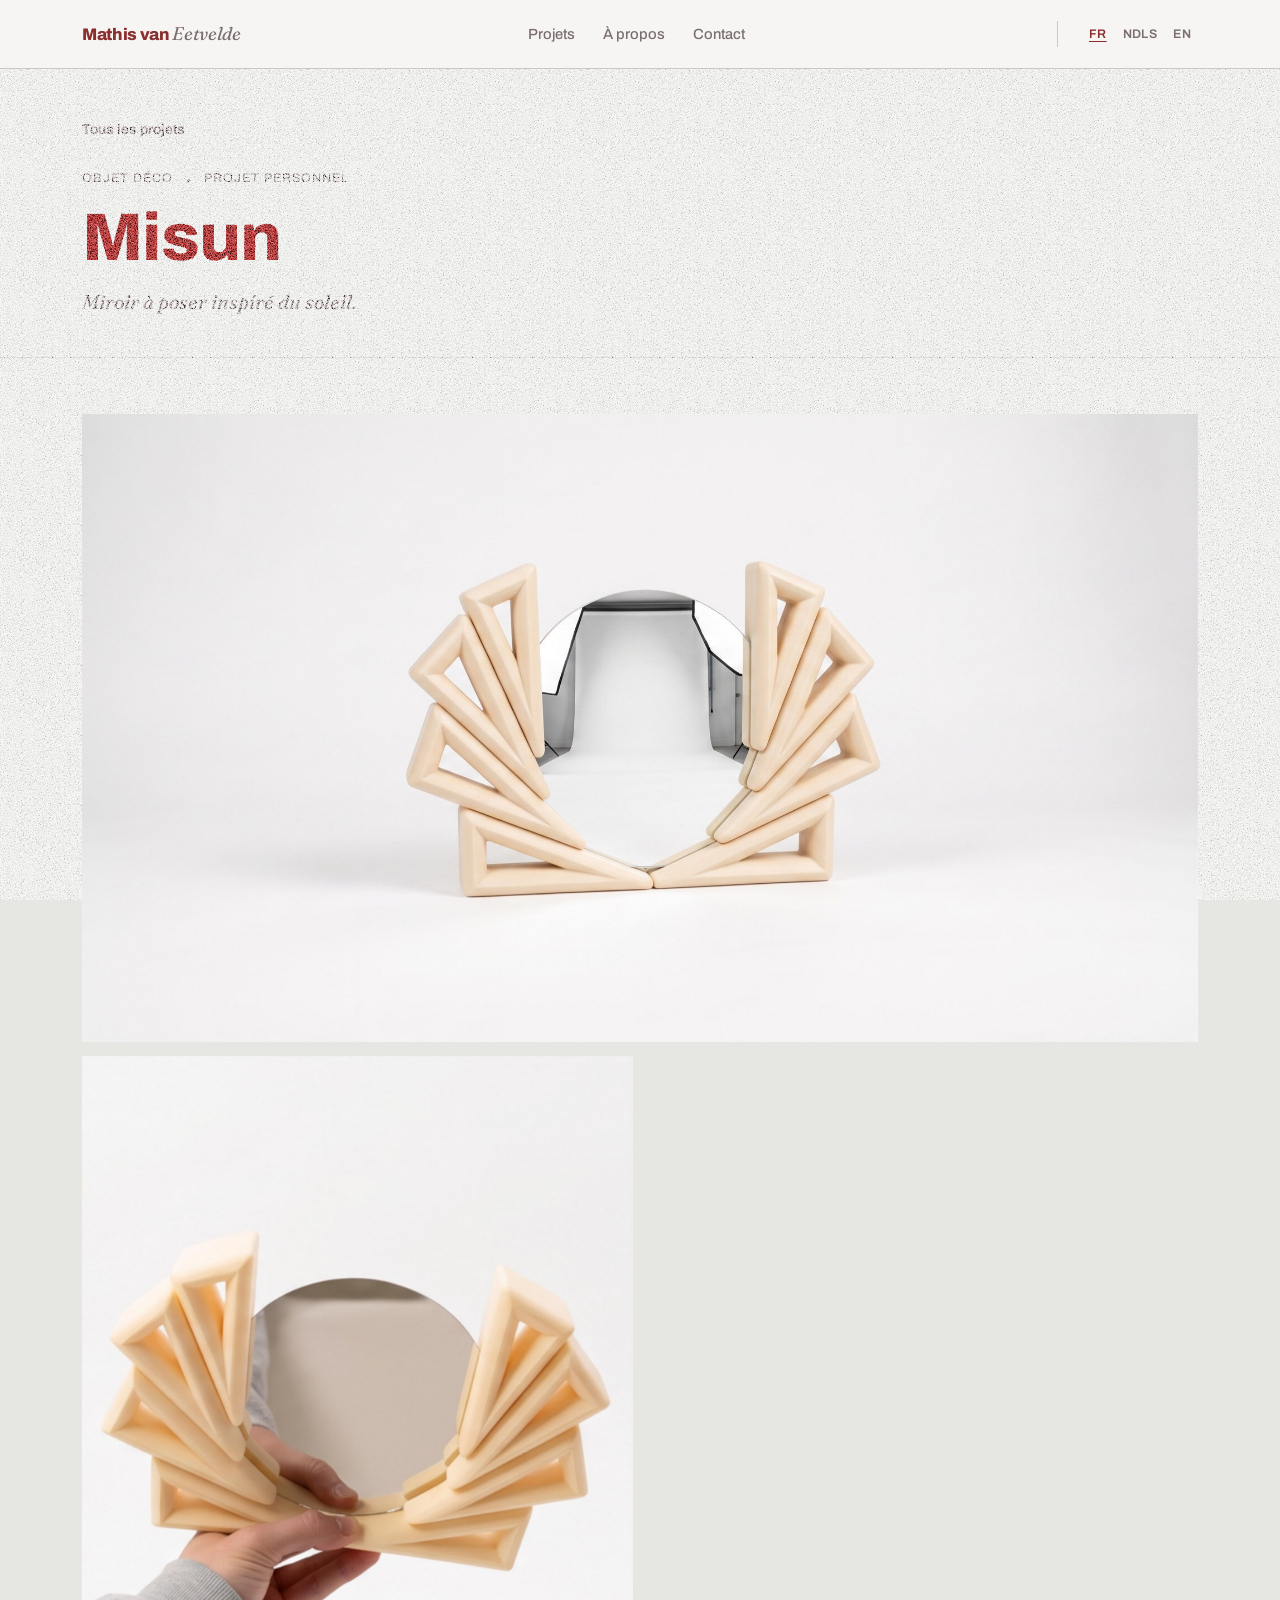
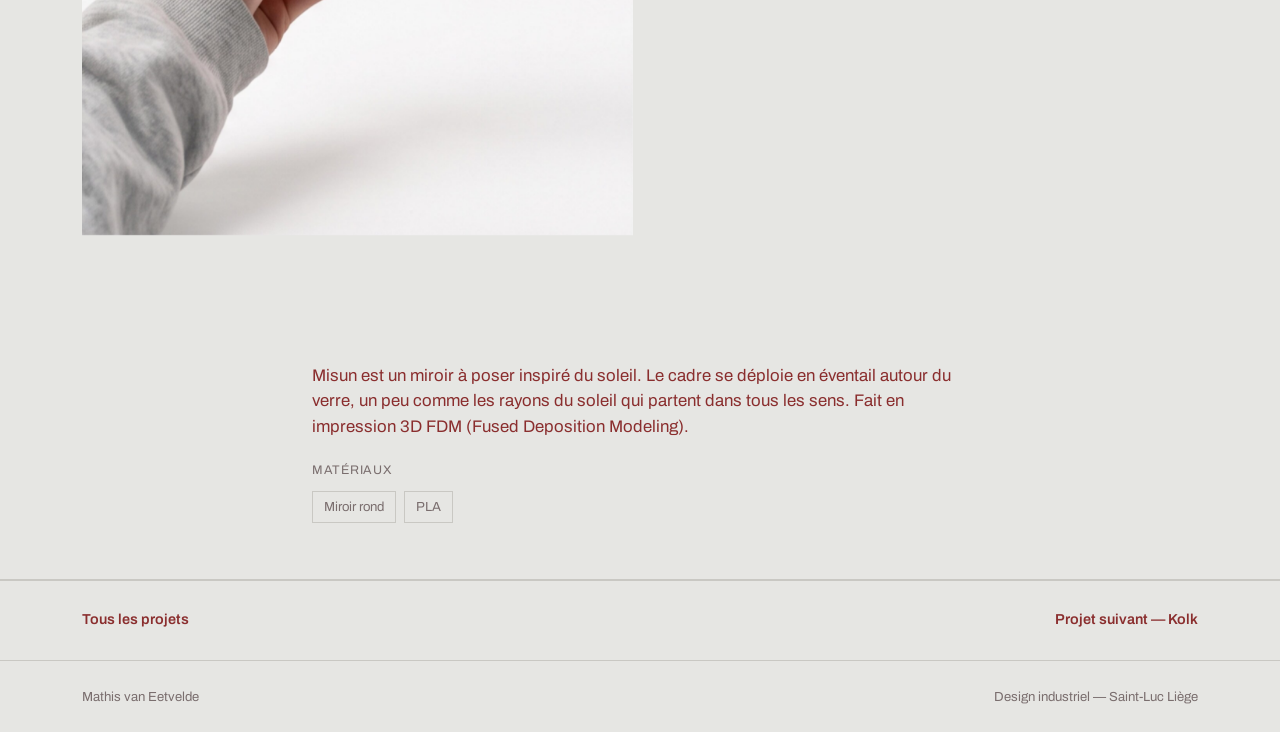
<file: misun.html>
<!DOCTYPE html>
<html lang="fr">
<head>
<meta charset="UTF-8">
<meta name="viewport" content="width=device-width, initial-scale=1.0">
<title>Misun — Mathis van Eetvelde</title>
<meta name="description" content="Misun, miroir au cadre en éventail — projet personnel de Mathis van Eetvelde.">
<link rel="preconnect" href="https://fonts.googleapis.com">
<link rel="preconnect" href="https://fonts.gstatic.com" crossorigin>
<link href="https://fonts.googleapis.com/css2?family=Archivo:ital,wght@0,400;0,500;0,600;0,700;0,800;0,900;1,500&family=Fraunces:ital,wght@0,500;1,300;1,400;1,500&display=swap" rel="stylesheet">
<link rel="stylesheet" href="assets/styles.css?v=68">
</head>
<body>

<div class="intro-overlay" aria-hidden="true">
  <div class="intro-name">
    <span class="line line-1"><span>Mathis</span></span>
    <span class="line line-2"><span>van Eetvelde</span></span>
  </div>
</div>

<header class="site-header">
  <div class="wrap">
    <a href="index.html" class="mark">Mathis van <span class="serif">Eetvelde</span></a>
    <nav class="primary-nav">
      <ul>
        <li><a href="index.html#projets" data-i18n="nav_projects">Projets</a></li>
        <li><a href="index.html#a-propos" data-i18n="nav_about">À propos</a></li>
        <li><a href="index.html#contact" data-i18n="nav_contact">Contact</a></li>
      </ul>
    </nav>
    <div class="lang-switch">
      <button type="button" data-lang="fr">FR</button>
      <button type="button" data-lang="nl">NDLS</button>
      <button type="button" data-lang="en">EN</button>
    </div>
  </div>
</header>

<main>
  <section class="project-hero">
    <div class="wrap">
      <a class="back-link" href="index.html#projets" data-i18n="back_link">Tous les projets</a>
      <div class="row-meta"><span data-i18n="misun_category">Objet déco</span><span class="dot"></span><span data-i18n="misun_status">Projet personnel</span></div>
      <h1>Misun</h1>
      <p class="oneliner" data-i18n="misun_oneliner">Miroir à poser inspiré du soleil.</p>
    </div>
  </section>

  <section class="project-photos">
    <div class="wrap">
      <div class="main-shot">
        <img src="assets/misun/misun-face.jpg?v=68" alt="Misun, miroir vu de face">
      </div>
      <div class="photo-grid">
        <img src="assets/misun/misun-main.jpg?v=68" alt="Misun, tenu en main">
      </div>
    </div>
  </section>

  <section class="project-description">
    <div class="wrap">
      <p data-i18n="misun_desc1">Misun est un miroir à poser inspiré du soleil. Le cadre se déploie en éventail autour du verre, un peu comme les rayons du soleil qui partent dans tous les sens. Fait en impression 3D FDM (Fused Deposition Modeling).</p>
      <div>
        <span class="materials-label" data-i18n="materials_label">Matériaux</span>
        <ul class="materials">
          <li data-i18n="misun_mat1">Miroir rond</li>
          <li data-i18n="misun_mat2">PLA</li>
        </ul>
      </div>
    </div>
  </section>

  <nav class="project-nav">
    <div class="wrap">
      <a href="index.html#projets" data-i18n="back_link">Tous les projets</a>
      <a class="next-project" href="kolk.html"><span data-i18n="next_label">Projet suivant</span> — Kolk</a>
    </div>
  </nav>
</main>

<footer>
  <div class="wrap">
    <span>Mathis van Eetvelde</span>
    <span data-i18n="footer_tagline">Design industriel — Saint-Luc Liège</span>
  </div>
</footer>

<script src="assets/intro.js?v=68"></script>
<script src="assets/i18n.js?v=68"></script>
<script src="assets/lightbox.js?v=68"></script>
</body>
</html>
</file>
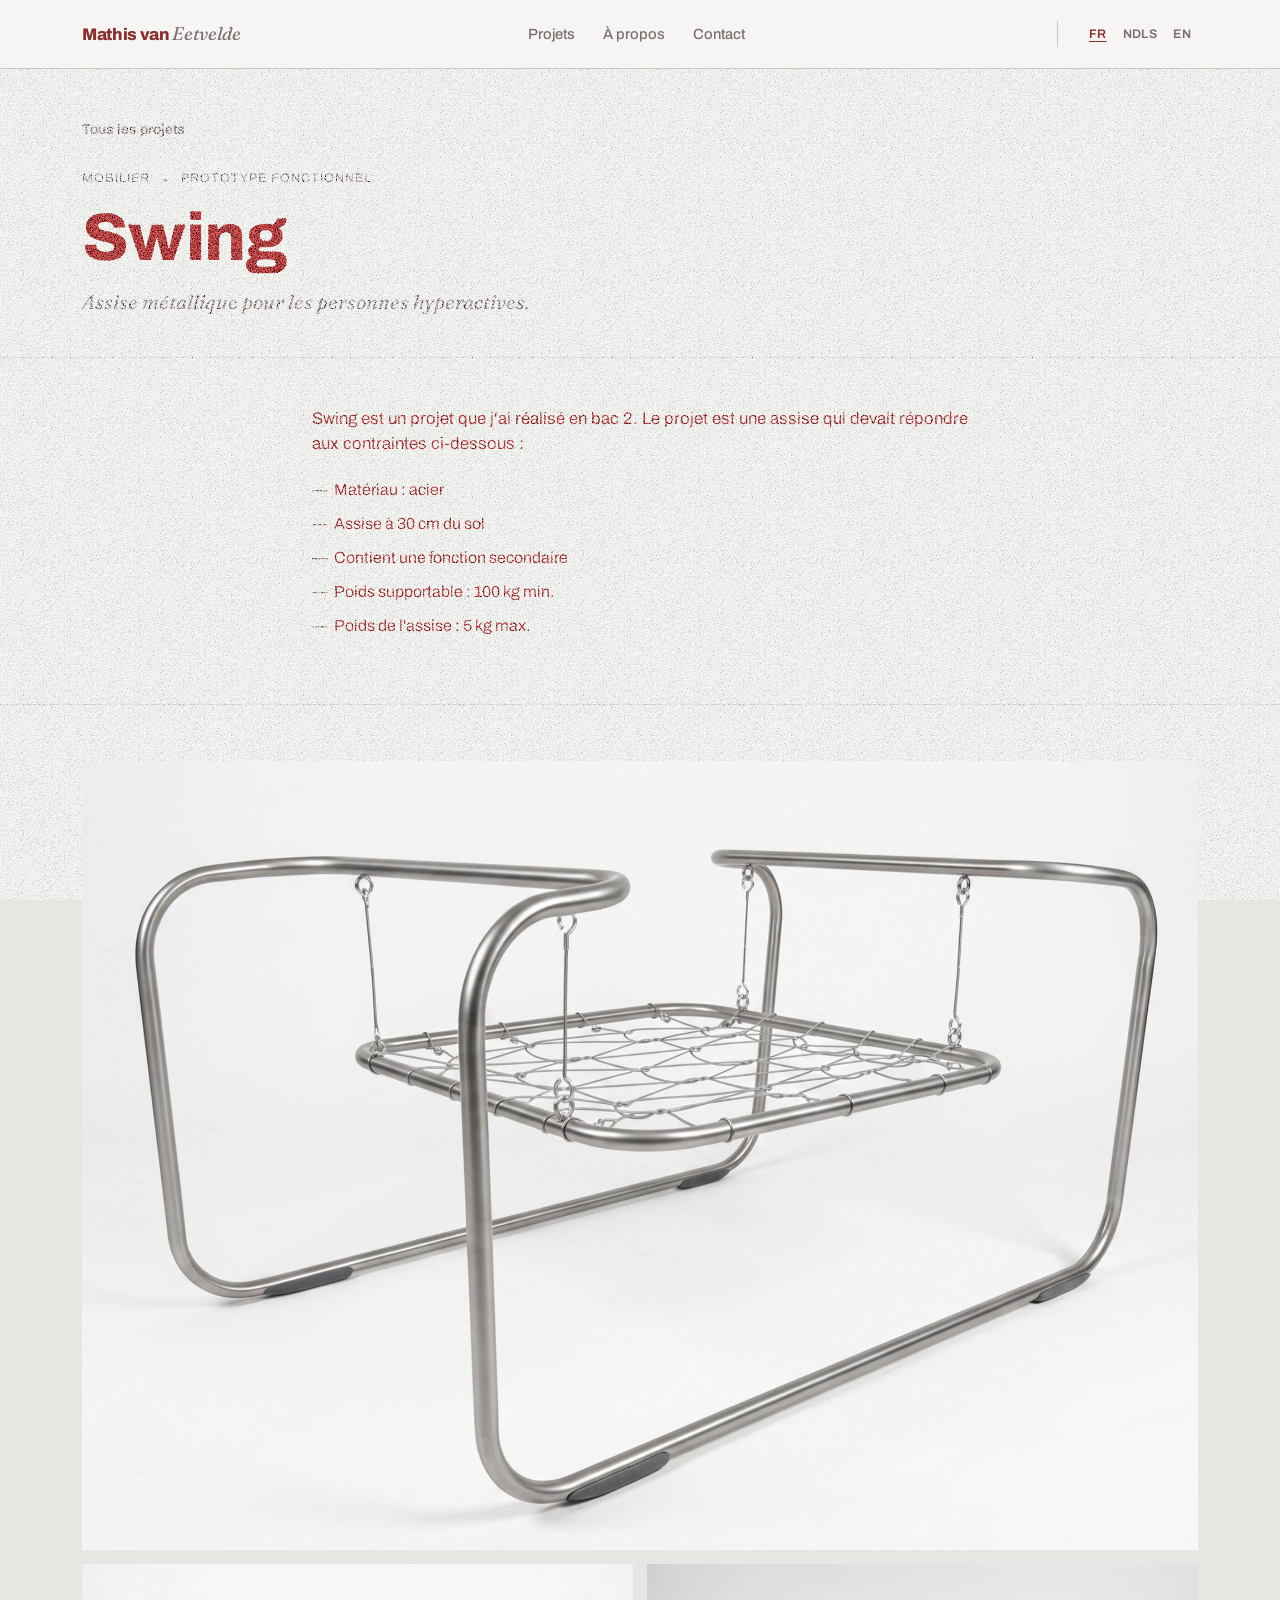
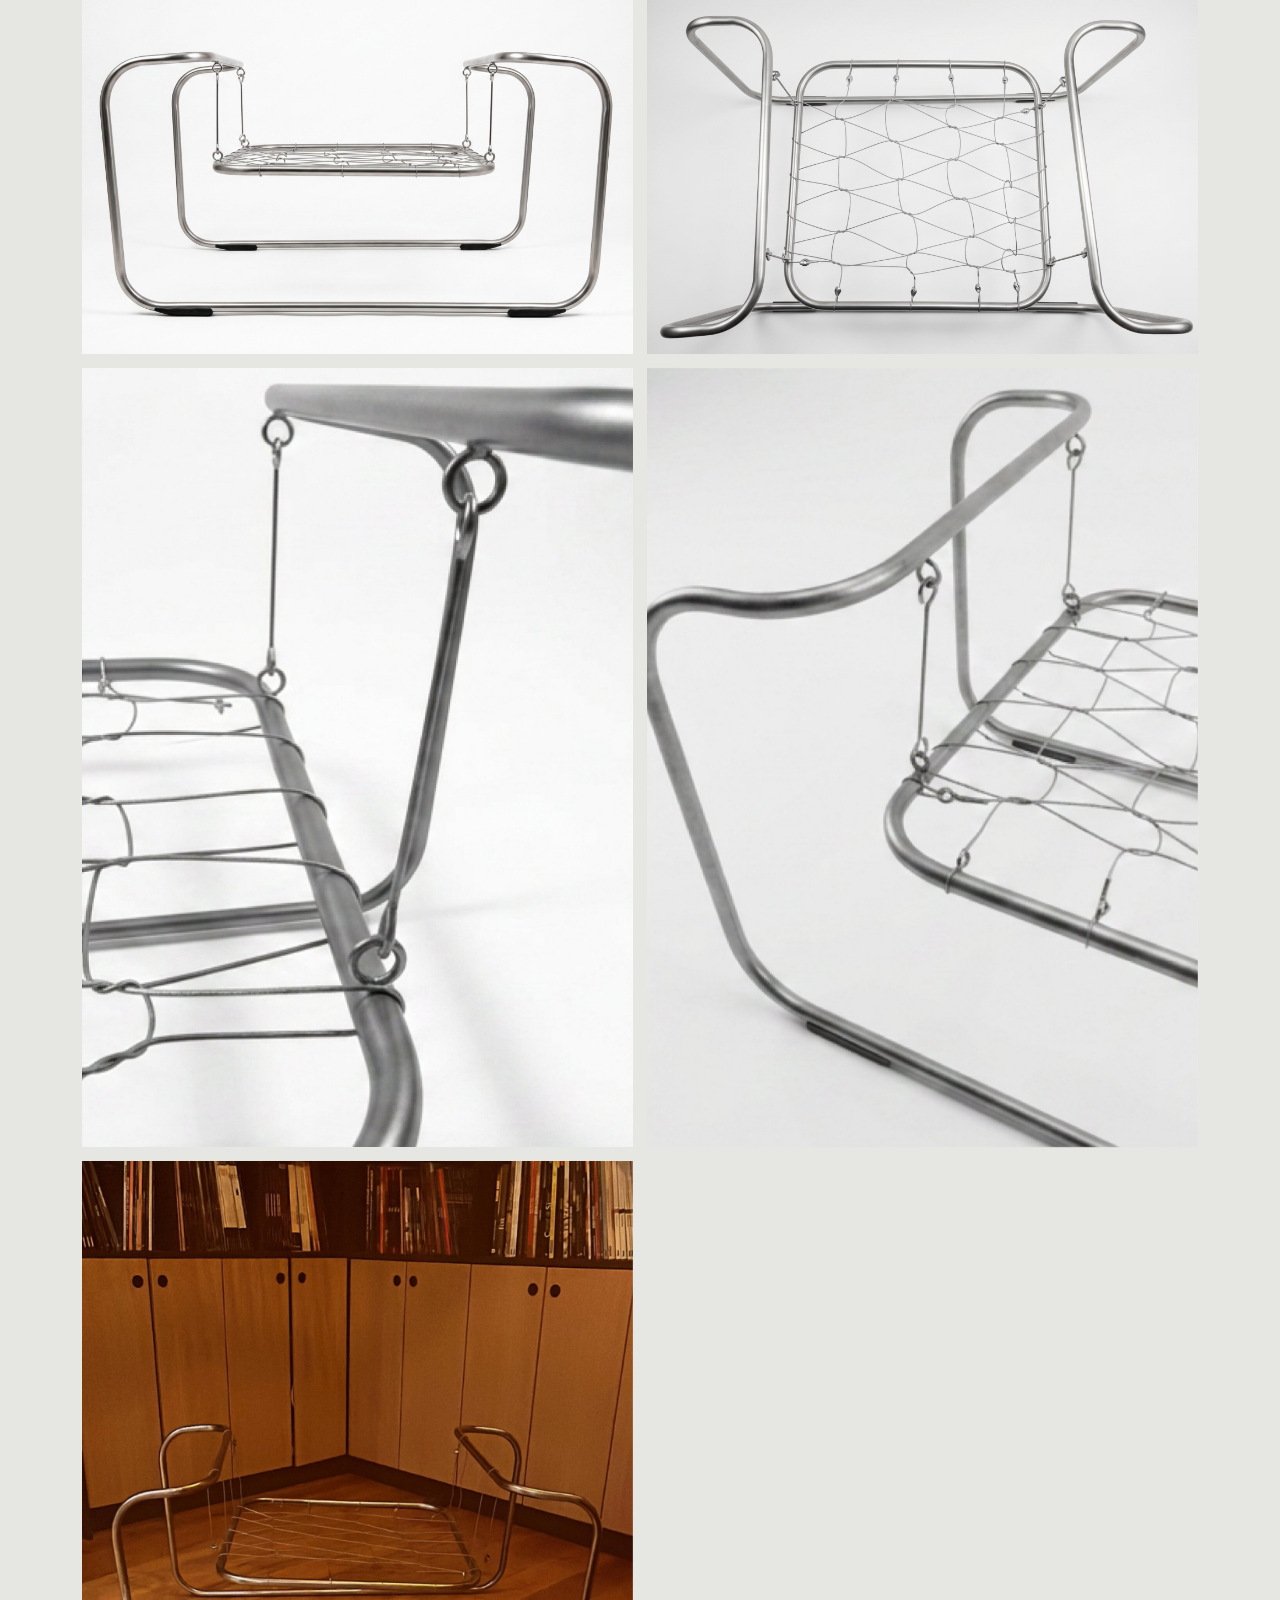
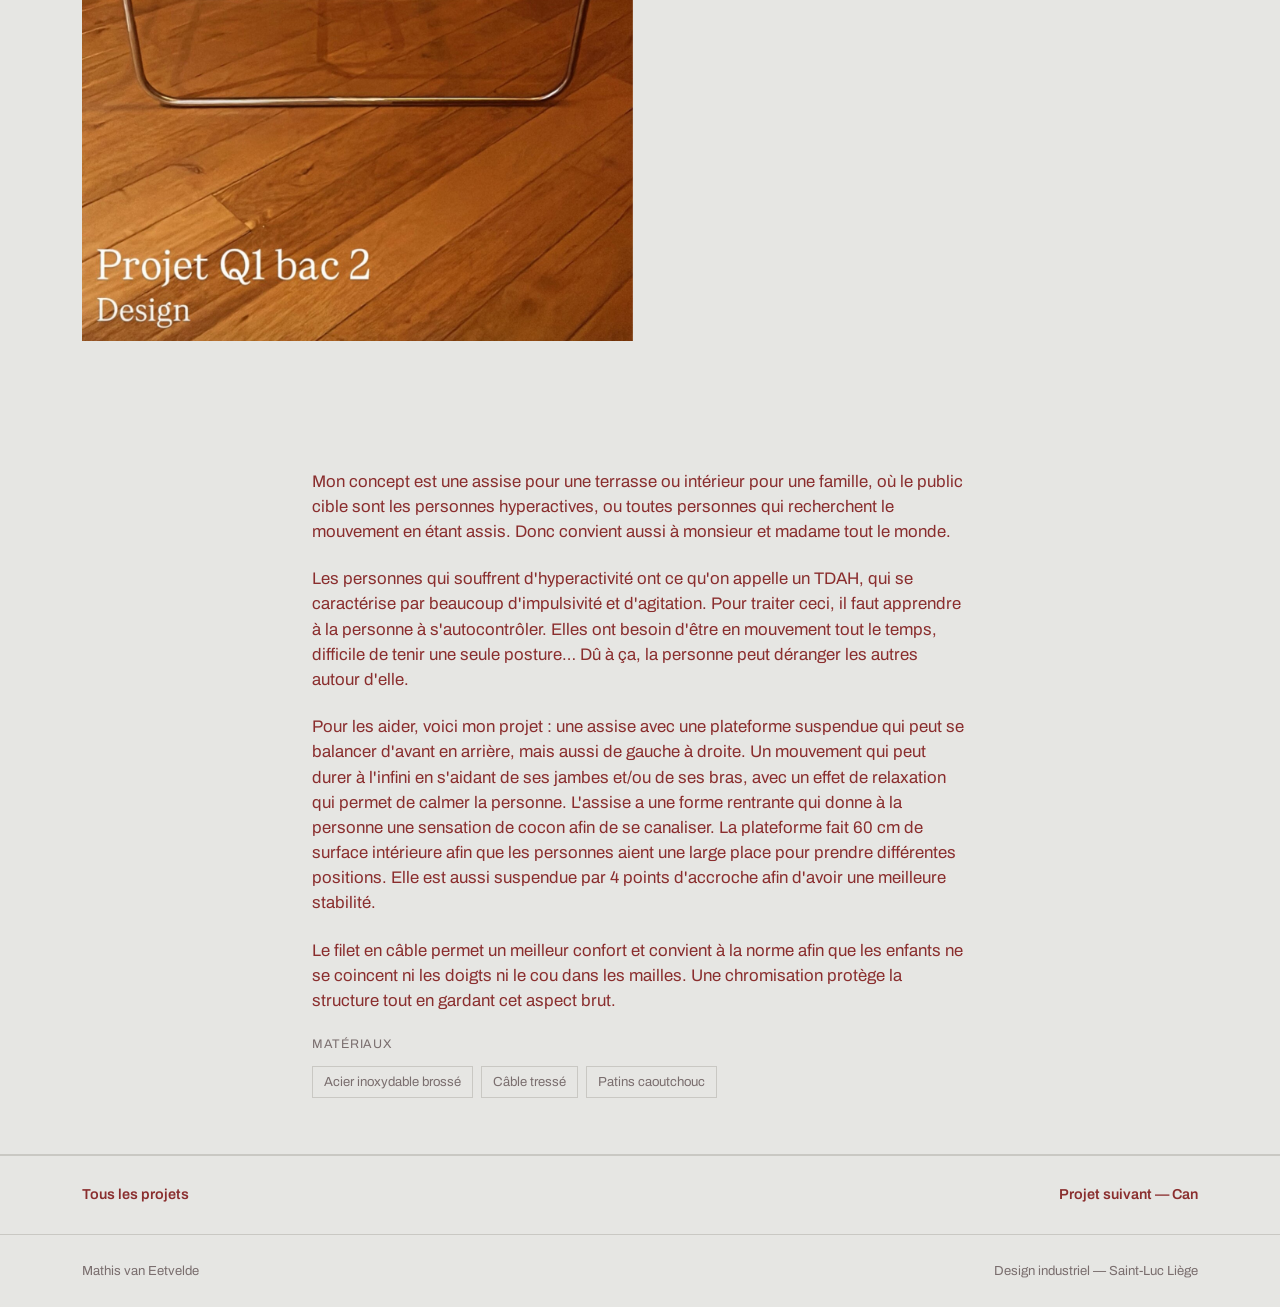
<file: swing.html>
<!DOCTYPE html>
<html lang="fr">
<head>
<meta charset="UTF-8">
<meta name="viewport" content="width=device-width, initial-scale=1.0">
<title>Swing — Mathis van Eetvelde</title>
<meta name="description" content="Swing, assise métallique suspendue pour les personnes hyperactives — projet de Mathis van Eetvelde.">
<link rel="preconnect" href="https://fonts.googleapis.com">
<link rel="preconnect" href="https://fonts.gstatic.com" crossorigin>
<link href="https://fonts.googleapis.com/css2?family=Archivo:ital,wght@0,400;0,500;0,600;0,700;0,800;0,900;1,500&family=Fraunces:ital,wght@0,500;1,400;1,500&display=swap" rel="stylesheet">
<link rel="stylesheet" href="assets/styles.css?v=68">
</head>
<body>

<div class="intro-overlay" aria-hidden="true">
  <div class="intro-name">
    <span class="line line-1"><span>Mathis</span></span>
    <span class="line line-2"><span>van Eetvelde</span></span>
  </div>
</div>

<header class="site-header">
  <div class="wrap">
    <a href="index.html" class="mark">Mathis van <span class="serif">Eetvelde</span></a>
    <nav class="primary-nav">
      <ul>
        <li><a href="index.html#projets" data-i18n="nav_projects">Projets</a></li>
        <li><a href="index.html#a-propos" data-i18n="nav_about">À propos</a></li>
        <li><a href="index.html#contact" data-i18n="nav_contact">Contact</a></li>
      </ul>
    </nav>
    <div class="lang-switch">
      <button type="button" data-lang="fr">FR</button>
      <button type="button" data-lang="nl">NDLS</button>
      <button type="button" data-lang="en">EN</button>
    </div>
  </div>
</header>

<main>
  <section class="project-hero">
    <div class="wrap">
      <a class="back-link" href="index.html#projets" data-i18n="back_link">Tous les projets</a>
      <div class="row-meta"><span data-i18n="swing_category">Mobilier</span><span class="dot"></span><span data-i18n="swing_status">Prototype fonctionnel</span></div>
      <h1>Swing</h1>
      <p class="oneliner" data-i18n="swing_oneliner">Assise métallique pour les personnes hyperactives.</p>
    </div>
  </section>

  <section class="project-description">
    <div class="wrap">
      <p data-i18n="swing_brief_intro">Swing est un projet que j'ai réalisé en bac 2. Le projet est une assise qui devait répondre aux contraintes ci-dessous :</p>
      <ul class="constraints-list">
        <li data-i18n="swing_constraint1">Matériau : acier</li>
        <li data-i18n="swing_constraint2">Assise à 30 cm du sol</li>
        <li data-i18n="swing_constraint3">Contient une fonction secondaire</li>
        <li data-i18n="swing_constraint4">Poids supportable : 100 kg min.</li>
        <li data-i18n="swing_constraint5">Poids de l'assise : 5 kg max.</li>
      </ul>
    </div>
  </section>

  <section class="project-photos">
    <div class="wrap">
      <div class="main-shot">
        <img src="assets/swing/swing-cote.jpg?v=68" alt="Swing, vue trois quarts, structure en tube d'acier cintré">
      </div>
      <div class="photo-grid">
        <img src="assets/swing/swing-face.jpg?v=68" alt="Swing, vue de face">
        <img src="assets/swing/swing-dessus.jpg?v=68" alt="Swing, vue de dessus">
        <img src="assets/swing/swing-zoom1.jpg?v=68" alt="Swing, détail de la suspension de l'assise">
        <img src="assets/swing/swing-zoom2.jpg?v=68" alt="Swing, détail de l'accroche du filet">
        <img src="assets/swing/swing-real.jpg?v=68" alt="Swing, prototype en atelier">
      </div>
    </div>
  </section>

  <section class="project-description">
    <div class="wrap">
      <p data-i18n="swing_desc1">Mon concept est une assise pour une terrasse ou intérieur pour une famille, où le public cible est constitué des personnes hyperactives, ou de toute personne qui recherche le mouvement en étant assis. Donc convient aussi à monsieur et madame tout le monde.</p>
      <p data-i18n="swing_desc2">Les personnes qui souffrent d'hyperactivité ont ce qu'on appelle un TDAH, qui se caractérise par beaucoup d'impulsivité et d'agitation. Pour traiter ceci, il faut apprendre à la personne à s'autocontrôler. Elles ont besoin d'être en mouvement tout le temps, difficile de tenir une seule posture… À cause de cela, la personne peut déranger les autres autour d'elle.</p>
      <p data-i18n="swing_desc3">Pour les aider, voici mon projet : une assise avec une plateforme suspendue qui peut se balancer d'avant en arrière, mais aussi de gauche à droite. Un mouvement qui peut durer à l'infini en s'aidant de ses jambes et/ou de ses bras, avec un effet de relaxation qui permet de calmer la personne. L'assise a une forme rentrante qui donne à la personne une sensation de cocon afin de se canaliser. La plateforme fait 60 cm de surface intérieure afin que les personnes aient une large place pour prendre différentes positions. Elle est aussi suspendue par 4 points d'accroche afin d'avoir une meilleure stabilité.</p>
      <p data-i18n="swing_desc4">Le filet en câble permet un meilleur confort et convient à la norme afin que les enfants ne se coincent ni les doigts ni le cou dans les mailles. Une chromisation protège la structure tout en gardant cet aspect brut.</p>
      <div>
        <span class="materials-label" data-i18n="materials_label">Matériaux</span>
        <ul class="materials">
          <li data-i18n="swing_mat1">Acier inoxydable brossé</li>
          <li data-i18n="swing_mat2">Câble tressé</li>
          <li data-i18n="swing_mat3">Patins caoutchouc</li>
        </ul>
      </div>
    </div>
  </section>

  <nav class="project-nav">
    <div class="wrap">
      <a href="index.html#projets" data-i18n="back_link">Tous les projets</a>
      <a class="next-project" href="can.html"><span data-i18n="next_label">Projet suivant</span> — Can</a>
    </div>
  </nav>
</main>

<footer>
  <div class="wrap">
    <span>Mathis van Eetvelde</span>
    <span data-i18n="footer_tagline">Design industriel — Saint-Luc Liège</span>
  </div>
</footer>

<script src="assets/intro.js?v=68"></script>
<script src="assets/i18n.js?v=68"></script>
<script src="assets/lightbox.js?v=68"></script>
</body>
</html>
</file>
<file: assets/styles.css>
:root{
  --bg:#e6e6e3;
  --surface:#dedcd7;
  --ink:#8a2e2e;
  --steel:#7a6e6e;
  --line:#c9c8c3;
  --accent:#6e2424;
  --white:#ffffff;
  --max:1180px;
}

*,*::before,*::after{box-sizing:border-box;}
html{scroll-behavior:smooth;}
body{
  margin:0;
  background:var(--bg);
  color:var(--ink);
  font-family:'Archivo', sans-serif;
  font-weight:400;
  -webkit-font-smoothing:antialiased;
  line-height:1.5;
}

img{max-width:100%;display:block;}
a{color:inherit;text-decoration:none;}

.wrap{
  max-width:var(--max);
  margin:0 auto;
  padding:0 32px;
}

h1,h2,h3{
  font-weight:800;
  letter-spacing:-0.01em;
  margin:0;
}
p{margin:0;}

.serif{
  font-family:'Fraunces', serif;
  font-style:italic;
  font-weight:400;
}

::selection{background:var(--accent);color:var(--white);}

@media (prefers-reduced-motion: reduce){
  html{scroll-behavior:auto;}
  *{animation:none !important; transition:none !important;}
}

/* ---------- header ---------- */
.site-header{
  position:sticky;
  top:0;
  z-index:40;
  background:rgba(247,246,243,0.92);
  backdrop-filter:blur(6px);
  border-bottom:1px solid var(--line);
}
.site-header .wrap{
  display:flex;
  align-items:center;
  justify-content:space-between;
  height:68px;
}
.mark{
  font-weight:800;
  font-size:1.05rem;
  letter-spacing:-0.02em;
}
.mark .serif{font-size:1.15rem;color:var(--steel);}
nav.primary-nav ul{
  list-style:none;
  display:flex;
  gap:28px;
  margin:0;
  padding:0;
}
nav.primary-nav a{
  font-size:0.92rem;
  font-weight:500;
  color:var(--steel);
  padding:6px 0;
  border-bottom:1px solid transparent;
  transition:color .15s ease, border-color .15s ease;
}
nav.primary-nav a:hover,
nav.primary-nav a:focus-visible{
  color:var(--ink);
  border-color:var(--ink);
}

.lang-switch{
  display:flex;
  align-items:center;
  gap:2px;
  margin-left:24px;
  padding-left:24px;
  border-left:1px solid var(--line);
}
.lang-switch button{
  appearance:none;
  background:none;
  border:none;
  cursor:pointer;
  font-family:'Archivo', sans-serif;
  font-size:0.78rem;
  font-weight:600;
  letter-spacing:0.03em;
  color:var(--steel);
  padding:6px 7px;
  transition:color .15s ease;
}
.lang-switch button:hover{color:var(--ink);}
.lang-switch button.active{color:var(--ink);text-decoration:underline;text-underline-offset:3px;}

@media (max-width:560px){
  .lang-switch{margin-left:12px;padding-left:12px;}
  .lang-switch button{padding:6px 4px;font-size:0.72rem;}
}

/* ---------- hero ---------- */
.hero{
  padding:40px 0 36px;
  border-bottom:1px solid var(--line);
}
.hero .wrap.hero-solo{
  max-width:480px;
  margin-left:0;
  margin-right:auto;
}
.hero-copy .eyebrow{
  font-size:0.68rem;
  color:var(--steel);
  font-weight:500;
  margin-bottom:8px;
  display:block;
}
.hero-copy h1{
  font-size:clamp(1.3rem, 2.4vw, 1.9rem);
  line-height:1.02;
}
.hero-copy .role{
  font-family:'Fraunces', serif;
  font-style:italic;
  font-weight:500;
  font-size:clamp(0.8rem,1.1vw,0.92rem);
  color:var(--ink);
  margin-top:8px;
}
.hero-copy .bio{
  max-width:52ch;
  margin-top:10px;
  font-size:0.78rem;
  color:var(--ink);
}

/* ---------- section heading shared ---------- */
.section-head{padding:64px 0 40px;}
.section-head h2{font-size:clamp(1.7rem,3vw,2.3rem);}
.section-head .lede{
  max-width:56ch;
  color:var(--steel);
  margin-top:10px;
  font-size:1rem;
}

/* ---------- projects list ---------- */
.projects{padding-bottom:20px;}

.category-head{
  display:flex;
  align-items:baseline;
  gap:14px;
  flex-wrap:wrap;
  padding:0 0 24px;
}
.category-head h2{
  font-size:clamp(1.5rem,2.8vw,2rem);
}
.category-head .category-tag{
  font-family:'Fraunces', serif;
  font-style:italic;
  font-weight:400;
  font-size:0.95rem;
  color:var(--steel);
}
.category-head-perso{
  padding-top:56px;
  border-top:1px solid var(--line);
  margin-top:8px;
}
.perso-empty{
  font-family:'Fraunces', serif;
  font-style:italic;
  font-size:1rem;
  color:var(--steel);
  padding-bottom:48px;
}
.project-list{
  list-style:none;
  margin:0;
  padding:0;
  border-top:1px solid var(--line);
  counter-reset:project;
}
.project-row{
  border-bottom:1px solid var(--line);
  padding:64px 0;
  counter-increment:project;
  display:grid;
  grid-template-columns:1fr 1fr;
  gap:48px;
  align-items:center;
}
.project-row .row-meta{
  display:flex;
  align-items:baseline;
  gap:14px;
  font-size:0.78rem;
  text-transform:uppercase;
  letter-spacing:0.08em;
  color:var(--steel);
  margin-bottom:20px;
}
.project-row .row-meta::before{
  content:counter(project, decimal-leading-zero);
  font-family:'Fraunces', serif;
  font-style:italic;
  font-size:1rem;
  letter-spacing:0;
  text-transform:none;
  color:var(--ink);
}
.project-row .row-meta .dot{
  width:3px;height:3px;border-radius:50%;background:var(--steel);
}
.project-row .row-image{
  width:100%;
  display:flex;
  align-items:center;
  justify-content:center;
  min-height:280px;
}
.row-image-link{
  display:contents;
  cursor:pointer;
}
.project-row .row-image img{
  width:auto;
  height:auto;
  max-width:100%;
  max-height:360px;
  display:block;
  margin:0 auto;
  cursor:pointer;
}
.row-image-knibex img{
  transform:translateX(-16%);
}
.row-image-buoy img{
  transform:translateX(-16%);
}
.project-row .title-link{
  display:inline-block;
  position:relative;
}
.project-row h3{
  font-size:clamp(2.8rem,6.5vw,5.2rem);
  line-height:0.94;
}
.project-row .title-link::after{
  content:"";
  position:absolute;
  left:0;right:0;bottom:-2px;
  height:2px;
  background:var(--ink);
  transform:scaleX(0);
  transform-origin:left;
  transition:transform .28s ease;
}
.project-row .title-link:hover::after,
.project-row .title-link:focus-visible::after{
  transform:scaleX(1);
}
.project-row .row-oneliner{
  font-family:'Fraunces', serif;
  font-style:italic;
  font-size:1.15rem;
  color:var(--steel);
  margin-top:20px;
  max-width:34ch;
}

@media (max-width:820px){
  .project-row{grid-template-columns:1fr;gap:24px;}
  .project-row .row-image{order:-1;}
  .project-row h3{font-size:clamp(2.2rem,9vw,3rem);}
  .project-row .row-text{
    text-align:center;
  }
  .project-row .row-meta{
    justify-content:center;
  }
}

/* ---------- about ---------- */
.about{
  border-top:1px solid var(--line);
  padding:72px 0;
  background:var(--surface);
}
.about .wrap{
  display:grid;
  grid-template-columns:1.1fr 0.9fr;
  gap:56px;
}
.about h2{font-size:clamp(1.7rem,3vw,2.3rem);margin-bottom:20px;}
.about p{
  font-size:1.05rem;
  color:var(--ink);
  max-width:52ch;
  margin-bottom:16px;
}
.about p.note{
  font-family:'Fraunces', serif;
  font-style:italic;
  font-size:1rem;
  color:var(--steel);
}
.title-block{
  border:1px solid var(--ink);
  align-self:start;
}
.title-block .row{
  display:grid;
  grid-template-columns:120px 1fr;
  border-top:1px solid var(--ink);
}
.title-block .row:first-child{border-top:none;}
.title-block .row span:first-child{
  font-size:0.72rem;
  text-transform:uppercase;
  letter-spacing:0.06em;
  color:var(--steel);
  padding:14px 14px;
  border-right:1px solid var(--ink);
}
.title-block .row span:last-child{
  padding:14px 14px;
  font-weight:600;
  font-size:0.95rem;
}

/* ---------- contact ---------- */
.contact{padding:96px 0 80px;}
.contact .eyebrow{
  font-size:0.85rem;
  color:var(--steel);
  font-weight:500;
  display:block;
  margin-bottom:16px;
}
.contact h2{
  font-size:clamp(2rem,5vw,3.6rem);
  line-height:1.05;
  max-width:16ch;
}
.contact-link{
  display:inline-block;
  margin-top:32px;
  margin-right:28px;
  font-size:1.2rem;
  font-weight:600;
  color:var(--ink);
  border-bottom:2px solid var(--ink);
  padding-bottom:4px;
  transition:color .15s ease, border-color .15s ease;
}
.contact-link:hover{color:var(--accent);border-color:var(--accent);}
.contact-phone{
  font-family:'Fraunces', serif;
  font-style:italic;
  font-weight:500;
}

@media (max-width:560px){
  .contact-link{display:block;margin-right:0;}
}

footer{
  border-top:1px solid var(--line);
  padding:26px 0;
}
footer .wrap{
  display:flex;
  justify-content:space-between;
  align-items:center;
  font-size:0.82rem;
  color:var(--steel);
}

/* ---------- project detail page ---------- */
.project-hero{
  padding:48px 0 40px;
  border-bottom:1px solid var(--line);
}
.back-link{
  display:inline-block;
  font-size:0.88rem;
  font-weight:600;
  color:var(--steel);
  margin-bottom:28px;
  border-bottom:1px solid transparent;
  transition:color .15s ease, border-color .15s ease;
}
.back-link:hover{color:var(--ink);border-color:var(--ink);}

.project-hero .row-meta{
  display:flex;
  align-items:baseline;
  gap:14px;
  font-size:0.78rem;
  text-transform:uppercase;
  letter-spacing:0.08em;
  color:var(--steel);
  margin-bottom:16px;
}
.project-hero .row-meta .dot{width:3px;height:3px;border-radius:50%;background:var(--steel);}
.project-hero h1{
  font-size:clamp(2.4rem,5.5vw,4.2rem);
  line-height:1;
}
.project-hero .oneliner{
  font-family:'Fraunces', serif;
  font-style:italic;
  font-size:1.25rem;
  color:var(--steel);
  margin-top:16px;
  max-width:48ch;
}

.project-description{
  padding:48px 0 56px;
  border-bottom:1px solid var(--line);
}
.project-description .wrap{max-width:720px;}
.project-description p{
  font-size:1.05rem;
  color:var(--ink);
  margin-bottom:22px;
}
.price-note{
  display:inline-block;
  font-family:'Fraunces', serif;
  font-style:italic;
  font-weight:500;
  font-size:1.1rem;
  border-top:1px solid var(--line);
  border-bottom:1px solid var(--line);
  padding:14px 0;
  margin-bottom:26px !important;
}
.materials{
  list-style:none;
  padding:0;
  margin:0;
  display:flex;
  flex-wrap:wrap;
  gap:8px;
}
.materials li{
  font-size:0.82rem;
  color:var(--steel);
  border:1px solid var(--line);
  padding:5px 11px;
}
.materials-label{
  display:block;
  font-size:0.78rem;
  text-transform:uppercase;
  letter-spacing:0.06em;
  color:var(--steel);
  margin-bottom:12px;
}
.constraints-list{
  list-style:none;
  padding:0;
  margin:0;
}
.constraints-list li{
  position:relative;
  padding-left:22px;
  margin-bottom:10px;
  font-size:1rem;
  color:var(--ink);
}
.constraints-list li::before{
  content:"—";
  position:absolute;
  left:0;
  color:var(--steel);
}

.project-photos{padding:56px 0 80px;}
.project-photos .main-shot{
  width:100%;
  margin-bottom:14px;
}
.project-photos .main-shot img{width:100%;height:auto;display:block;}
.project-photos .photo-grid{
  display:grid;
  grid-template-columns:repeat(2,1fr);
  gap:14px;
}
.project-photos .photo-grid img{
  width:100%;
  height:auto;
  display:block;
}

.project-nav{
  border-top:1px solid var(--line);
  padding:28px 0;
}
.project-nav .wrap{
  display:flex;
  justify-content:space-between;
  align-items:center;
}
.project-nav a{
  font-size:0.9rem;
  font-weight:600;
  color:var(--ink);
  border-bottom:1px solid transparent;
  transition:border-color .15s ease;
}
.project-nav a:hover{border-color:var(--ink);}
.project-nav a.next-project{margin-left:auto;}

/* ---------- responsive ---------- */
@media (max-width:860px){
  .hero .wrap.hero-solo{max-width:100%;}
  .about .wrap{grid-template-columns:1fr;}
  .project-photos .photo-grid{grid-template-columns:repeat(2,1fr);}
  nav.primary-nav ul{gap:16px;}
}
@media (max-width:560px){
  .wrap{padding:0 20px;}
  nav.primary-nav a{font-size:0.82rem;}
}

/* ---------- name intro animation (project detail pages) ---------- */
body.intro-lock{overflow:hidden;height:100vh;}

.intro-overlay{
  position:fixed;
  inset:0;
  z-index:999;
  background:var(--ink);
  display:flex;
  align-items:center;
  justify-content:center;
  overflow:hidden;
  transition:transform .7s cubic-bezier(.65,0,.35,1);
}
.intro-overlay.intro-hide{transform:translateY(-100%);}
.intro-overlay::after{
  content:"";
  position:absolute;
  inset:0;
  pointer-events:none;
  opacity:0.5;
  mix-blend-mode:overlay;
  background-image:url("data:image/svg+xml;utf8,<svg xmlns='http://www.w3.org/2000/svg' width='140' height='140'><filter id='ni'><feTurbulence type='fractalNoise' baseFrequency='0.85' numOctaves='3' stitchTiles='stitch'/><feColorMatrix type='matrix' values='3 0 0 0 -1  3 0 0 0 -1  3 0 0 0 -1  0 0 0 1 0'/></filter><rect width='100%25' height='100%25' filter='url(%23ni)'/></svg>");
  background-size:140px 140px;
}

.intro-name{
  position:relative;
  z-index:1;
  color:var(--bg);
  text-align:center;
  line-height:1.05;
}
.intro-name .line{
  overflow:hidden;
  padding:0 4px;
}
.intro-name .line span{
  display:block;
  transform:translateY(115%);
  animation:introUp .7s cubic-bezier(.22,1,.36,1) forwards;
}
.intro-name .line-1 span{
  font-size:clamp(2.4rem,7vw,4.6rem);
  font-weight:800;
  letter-spacing:-0.01em;
  animation-delay:.15s;
}
.intro-name .line-2 span{
  font-family:'Fraunces', serif;
  font-style:italic;
  font-weight:500;
  font-size:clamp(1.6rem,4.6vw,2.8rem);
  color:#c9cdd3;
  animation-delay:.3s;
}

@keyframes introUp{
  to{transform:translateY(0);}
}

@media (prefers-reduced-motion: reduce){
  .intro-overlay{display:none;}
}


/* ---------- top banner: static PROJET behind cycling cutout photos ---------- */
.top-banner{
  position:relative;
  width:100%;
  height:calc(100vh - 68px);
  min-height:520px;
  overflow:hidden;
  background:var(--bg);
}
.top-banner-word{
  position:absolute;
  top:clamp(14px,3vw,32px);
  left:clamp(14px,4.5vw,48px);
  z-index:1;
  font-family:'Archivo', sans-serif;
  font-weight:900;
  text-transform:uppercase;
  letter-spacing:-0.02em;
  color:var(--ink);
  font-size:clamp(3.8rem,11vw,8.5rem);
  line-height:1;
}
.top-banner-slides{
  position:absolute;
  inset:0;
  z-index:6;
  display:flex;
  align-items:center;
  justify-content:center;
  transform:translateY(4%);
}
.top-banner-slides img{
  position:absolute;
  inset:0;
  margin:auto;
  width:65%;
  height:65%;
  object-fit:contain;
  opacity:0;
  animation:coverFade 21s infinite;
}
.top-banner-slides img:nth-child(1){animation-delay:0s;}
.top-banner-slides img:nth-child(3){transform:translateX(-8%);}
.top-banner-slides img:nth-child(5){transform:translateX(-8%);}
.top-banner-slides img:nth-child(2){animation-delay:3s;}
.top-banner-slides img:nth-child(3){animation-delay:6s;}
.top-banner-slides img:nth-child(4){animation-delay:9s;}
.top-banner-slides img:nth-child(5){animation-delay:12s;}
.top-banner-slides img:nth-child(6){animation-delay:15s;}
.top-banner-slides img:nth-child(7){animation-delay:18s;}

@keyframes coverFade{
  0%{opacity:0;}
  2%{opacity:1;}
  15%{opacity:1;}
  18.3%{opacity:0;}
  100%{opacity:0;}
}

.top-banner-signature{
  position:absolute;
  z-index:3;
  bottom:clamp(4px,1vw,10px);
  left:72%;
  transform:translateX(-50%);
  text-align:center;
  font-family:'Fraunces', serif;
  font-style:italic;
  font-weight:400;
  font-size:clamp(1.1rem,2.2vw,1.6rem);
  color:var(--ink);
  line-height:1.3;
}

@media (prefers-reduced-motion: reduce){
  .top-banner-slides img{animation:none;opacity:0;}
  .top-banner-slides img:nth-child(2){opacity:1;}
}

/* ---------- keep the grain off every photo: lift images above the grain layer ---------- */
img{
  position:relative;
  z-index:5;
}
/* ---------- fine photographic film-grain texture over the whole site ---------- */
body::before{
  content:"";
  position:fixed;
  inset:0;
  pointer-events:none;
  z-index:2;
  opacity:1;
  mix-blend-mode:overlay;
  background-image:url("data:image/svg+xml;utf8,<svg xmlns='http://www.w3.org/2000/svg' width='140' height='140'><filter id='n'><feTurbulence type='fractalNoise' baseFrequency='0.85' numOctaves='3' stitchTiles='stitch'/><feColorMatrix type='matrix' values='3 0 0 0 -1  3 0 0 0 -1  3 0 0 0 -1  0 0 0 1 0'/></filter><rect width='100%25' height='100%25' filter='url(%23n)'/></svg>");
  background-size:140px 140px;
}
body::after{
  content:"";
  position:fixed;
  inset:0;
  pointer-events:none;
  z-index:3;
  opacity:1;
  mix-blend-mode:overlay;
  background-image:url("data:image/svg+xml;utf8,<svg xmlns='http://www.w3.org/2000/svg' width='70' height='70'><filter id='g'><feTurbulence type='fractalNoise' baseFrequency='1.6' numOctaves='2' stitchTiles='stitch'/><feColorMatrix type='matrix' values='3 0 0 0 -1  3 0 0 0 -1  3 0 0 0 -1  0 0 0 1 0'/></filter><rect width='100%25' height='100%25' filter='url(%23g)'/></svg>");
  background-size:70px 70px;
}

/* ---------- lightbox: click any project photo to see it uncropped ---------- */
.zoomable{cursor:zoom-in;}

.lightbox-overlay{
  position:fixed;
  inset:0;
  z-index:10000;
  background:rgba(15,15,14,0.94);
  display:flex;
  align-items:center;
  justify-content:center;
  padding:32px;
  opacity:0;
  visibility:hidden;
  transition:opacity .2s ease;
  cursor:zoom-out;
}
.lightbox-overlay.is-open{
  opacity:1;
  visibility:visible;
}
.lightbox-overlay img{
  max-width:100%;
  max-height:100%;
  width:auto;
  height:auto;
  object-fit:contain;
  box-shadow:0 20px 60px rgba(0,0,0,0.4);
}
.lightbox-close{
  position:absolute;
  top:20px;
  right:24px;
  width:44px;
  height:44px;
  border:none;
  background:none;
  color:#f2f1ee;
  font-size:2.2rem;
  line-height:1;
  cursor:pointer;
}
body.lightbox-lock{overflow:hidden;}

@media (max-width:560px){
  .lightbox-overlay{padding:16px;}
  .lightbox-close{top:10px;right:12px;}
}

/* ---------- sketches: continuous left-to-right scroller ---------- */
.sketches{
  padding-top:8px;
  padding-bottom:48px;
  border-top:1px solid var(--line);
}
.sketches .category-head{padding-top:56px;}
.sketches-track-wrap{
  overflow:hidden;
  width:100%;
  margin-bottom:24px;
}
.sketches-track-wrap:last-child{margin-bottom:0;}
.sketches-track{
  display:flex;
  width:max-content;
  position:relative;
  z-index:6;
  animation:sketchesScroll 44s linear infinite;
}
.sketches-track-reverse{
  animation-name:sketchesScrollReverse;
}
.sketches-group{
  display:flex;
  flex-shrink:0;
  gap:24px;
  padding:0 32px 0 0;
}
.sketches-group img{
  width:min(70vw,320px);
  height:min(70vw,320px);
  object-fit:cover;
  flex-shrink:0;
  display:block;
  border:1px solid var(--line);
  background:var(--surface);
}

@keyframes sketchesScroll{
  from{transform:translateX(0);}
  to{transform:translateX(-50%);}
}
@keyframes sketchesScrollReverse{
  from{transform:translateX(-50%);}
  to{transform:translateX(0);}
}

.sketches-track-wrap:hover .sketches-track{
  animation-play-state:paused;
}

@media (prefers-reduced-motion: reduce){
  .sketches-track{animation:none;}
}
</file>
